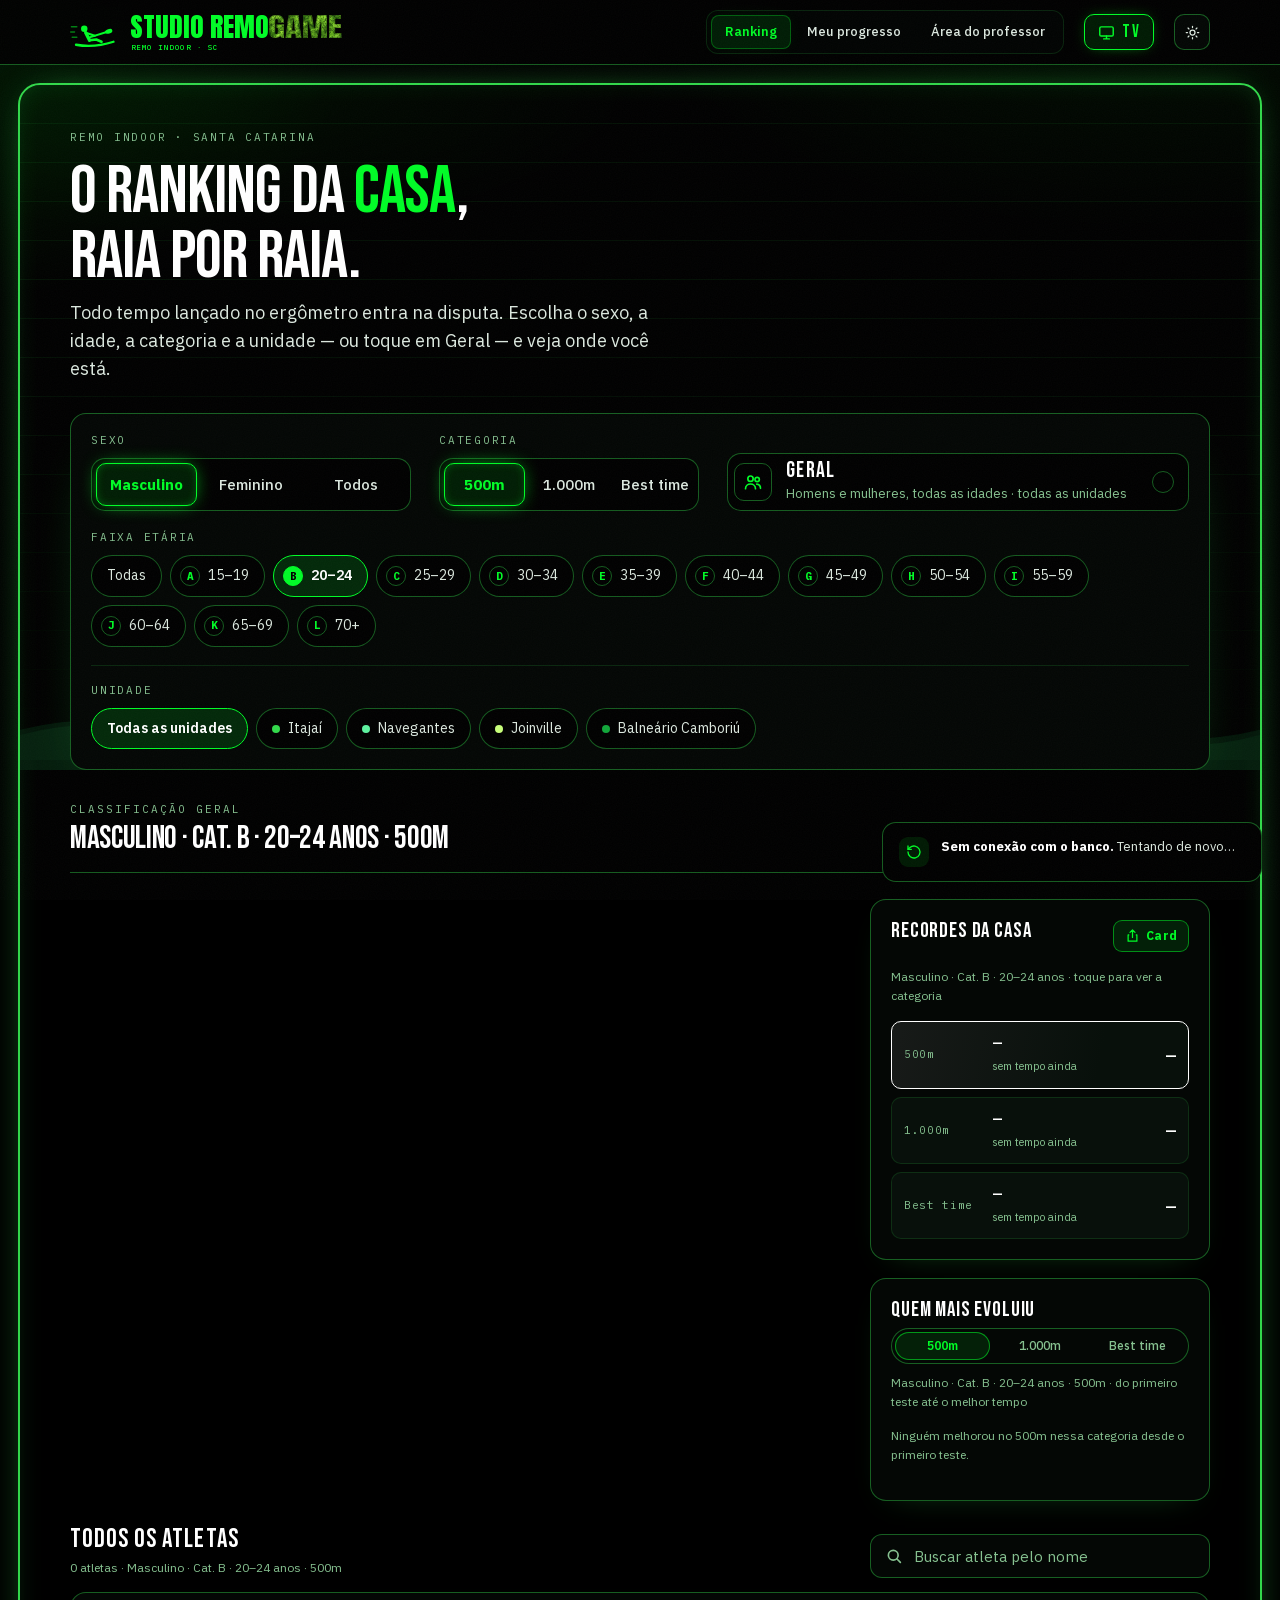
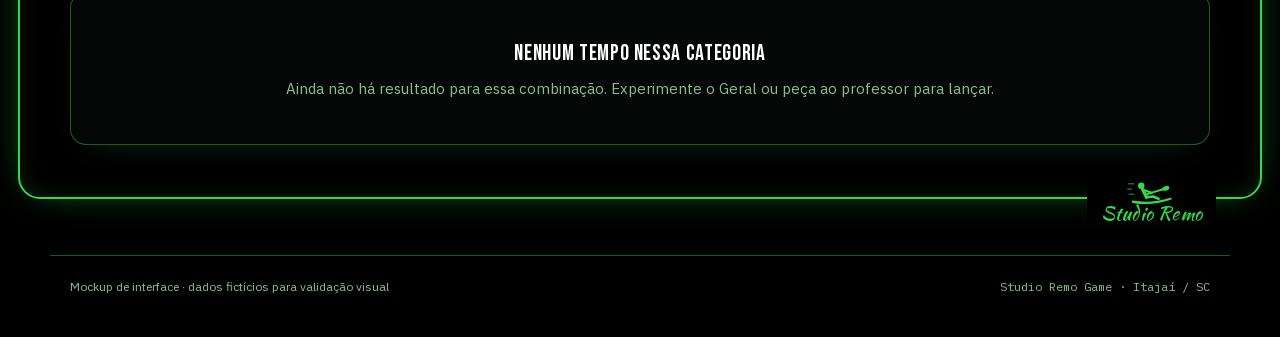
<file: index.html>
<!doctype html>
<html lang="pt-BR">
<head>
<meta charset="utf-8">
<meta name="viewport" content="width=device-width, initial-scale=1, viewport-fit=cover">
<title>Studio Remo Game · Ranking</title>
<meta name="description" content="Ranking de remo indoor do Studio Remo Game — Itajaí, Navegantes, Joinville e Balneário Camboriú.">
<meta name="theme-color" content="#000000">
<!-- app no celular: ícone na tela inicial, abre em tela cheia (manifest + sw.js) -->
<link rel="manifest" href="manifest.webmanifest">
<link rel="icon" href="assets/icones/icone.svg" type="image/svg+xml">
<link rel="apple-touch-icon" href="assets/icones/apple-touch-icon.png">
<meta name="apple-mobile-web-app-capable" content="yes">
<meta name="mobile-web-app-capable" content="yes">
<meta name="apple-mobile-web-app-status-bar-style" content="black">
<meta name="apple-mobile-web-app-title" content="Remo Game">
<!-- letras hospedadas no próprio site (assets/fontes): as do logo e dos títulos (pequenas) já começam a baixar aqui -->
<link rel="preload" href="assets/fontes/anton-400.woff2" as="font" type="font/woff2" crossorigin>
<link rel="preload" href="assets/fontes/bebas-neue-400.woff2" as="font" type="font/woff2" crossorigin>
<link rel="stylesheet" href="assets/styles.css?v=19">
<script>try{var t=localStorage.getItem('srg-theme');if(t)document.documentElement.setAttribute('data-theme',t)}catch(e){}</script>
</head>
<body>
<div class="grain" aria-hidden="true"></div>
<a class="skip" href="#main">Pular para o conteúdo</a>

<header class="topbar">
  <div class="wrap topbar__in">
    <a class="brand" href="#/ranking" aria-label="Studio Remo Game — ir para o ranking">
      <span class="brand__mark" aria-hidden="true">
        <svg viewBox="0 0 64 48">
          <g stroke="currentColor" fill="none" stroke-linecap="round" stroke-linejoin="round">
            <path d="M2 17h7M1 24h5M3 31h6" stroke-width="2.1" opacity=".5"/>
            <path d="M25 31.5 L50 23.6" stroke-width="2.6"/>
            <path d="M8 41 Q32 45.5 58 37" stroke-width="3.1"/>
            <path d="M26 35 L35 34 L42 37" stroke-width="3.6"/>
            <path d="M26 35 L21 25" stroke-width="4.4"/>
            <path d="M21 25 L33 29" stroke-width="3.1"/>
          </g>
          <ellipse cx="51.6" cy="23.1" rx="5" ry="3" fill="currentColor" transform="rotate(-17.5 51.6 23.1)"/>
          <circle cx="19" cy="19.6" r="4.3" fill="currentColor"/>
        </svg>
      </span>
      <svg class="brand__logo" data-logo="" aria-label="Studio Remo Game — Remo indoor · SC"></svg>
    </a>
    <nav class="nav" id="nav" aria-label="Principal">
      <span class="nav__ind" id="nav-ind" aria-hidden="true"></span>
      <a href="#/ranking" data-route="ranking">Ranking</a>
      <a href="#/progresso" data-route="progresso">Meu progresso</a>
      <a href="#/professor" data-route="professor">Área do professor</a>
      <a href="#/escopo" data-route="escopo" class="so-demo">Escopo</a>
    </nav>
    <a class="tvbtn" href="#/tv" id="tv-btn" aria-label="Abrir o modo TV (telão)" title="Modo TV para os telões da academia">
      <svg viewBox="0 0 24 24" fill="none" stroke="currentColor" stroke-width="2" stroke-linecap="round" stroke-linejoin="round" aria-hidden="true"><rect x="2.5" y="4" width="19" height="13" rx="2"/><path d="M8 21h8M12 17v4"/></svg>
      <span>TV</span>
    </a>
    <button class="themebtn" id="theme" type="button" aria-label="Alternar tema claro e escuro">
      <svg viewBox="0 0 24 24" width="15" height="15" fill="none" stroke="currentColor" stroke-width="2" stroke-linecap="round">
        <circle cx="12" cy="12" r="4"/><path d="M12 2v2M12 20v2M4.9 4.9l1.4 1.4M17.7 17.7l1.4 1.4M2 12h2M20 12h2M4.9 19.1l1.4-1.4M17.7 6.3l1.4-1.4"/>
      </svg>
    </button>
  </div>
</header>

<main id="main" tabindex="-1">

  <!-- ============================================================ RANKING -->
  <section class="view" data-view="ranking" aria-labelledby="h-ranking">
    <div class="hero">
      <div class="water" aria-hidden="true">
        <div class="water__track">
          <svg viewBox="0 0 1440 60" preserveAspectRatio="none"><path d="M0 30 Q90 12 180 30 T360 30 T540 30 T720 30 T900 30 T1080 30 T1260 30 T1440 30 V60 H0Z"/></svg>
          <svg viewBox="0 0 1440 60" preserveAspectRatio="none"><path d="M0 30 Q90 12 180 30 T360 30 T540 30 T720 30 T900 30 T1080 30 T1260 30 T1440 30 V60 H0Z"/></svg>
        </div>
        <div class="water__track water__track--back">
          <svg viewBox="0 0 1440 60" preserveAspectRatio="none"><path d="M0 34 Q90 18 180 34 T360 34 T540 34 T720 34 T900 34 T1080 34 T1260 34 T1440 34 V60 H0Z"/></svg>
          <svg viewBox="0 0 1440 60" preserveAspectRatio="none"><path d="M0 34 Q90 18 180 34 T360 34 T540 34 T720 34 T900 34 T1080 34 T1260 34 T1440 34 V60 H0Z"/></svg>
        </div>
      </div>
      <div class="wrap hero__in">
        <p class="eyebrow rise">Remo indoor · Santa Catarina</p>
        <h1 id="h-ranking" class="rise" style="--d:1">O ranking da <em>casa</em>,<br> raia por raia.</h1>
        <p class="hero__sub rise" style="--d:2">Todo tempo lançado no ergômetro entra na disputa. Escolha o sexo, a idade, a categoria e a unidade — ou toque em Geral — e veja onde você está.</p>

        <!-- filtros a um toque (celular e desktop): sexo e categoria com pílula
             deslizante, idade e unidade em botões. No desktop viram um painel com
             títulos; no celular os títulos somem e as fileiras deslizam para o lado. -->
        <div class="mf rise" style="--d:3" id="mf" role="search" aria-label="Filtros do ranking">
          <!-- Geral: zera sexo e idade e mantém só a unidade e a categoria (500m, 1.000m ou best time) -->
          <button type="button" class="geral" id="mf-geral" aria-pressed="false">
            <span class="geral__ico" aria-hidden="true"><svg viewBox="0 0 24 24" fill="none" stroke="currentColor" stroke-width="2" stroke-linecap="round" stroke-linejoin="round"><circle cx="9" cy="8" r="3.2"/><path d="M3 20c0-3.4 2.7-5.6 6-5.6s6 2.2 6 5.6"/><circle cx="17" cy="9" r="2.6"/><path d="M16.5 14.6c2.8.2 4.5 2.1 4.5 5"/></svg></span>
            <span class="geral__txt"><b>Geral</b><small id="mf-geral-sub">Homens e mulheres, todas as idades · todas as unidades</small></span>
            <span class="geral__chk" aria-hidden="true"></span>
          </button>
          <div class="mf__grp mf__grp--cat">
            <span class="mf__lbl">Sexo</span>
            <div class="mf__seg" role="group" aria-label="Sexo" style="--n:3">
              <button type="button" data-mf-s="M" aria-pressed="true">Masculino</button>
              <button type="button" data-mf-s="F" aria-pressed="false">Feminino</button>
              <button type="button" data-mf-s="T" aria-pressed="false">Todos</button>
            </div>
          </div>
          <div class="mf__grp mf__grp--dist">
            <span class="mf__lbl">Categoria</span>
            <div class="mf__seg" role="group" aria-label="Categoria" style="--n:3">
              <button type="button" data-mf-d="500" aria-pressed="true">500m</button>
              <button type="button" data-mf-d="1000" aria-pressed="false">1.000m</button>
              <button type="button" data-mf-d="1" aria-pressed="false">Best time</button>
            </div>
          </div>
          <div class="mf__grp mf__grp--faixa">
            <span class="mf__lbl">Faixa etária</span>
            <div class="mf__chips" role="group" aria-label="Faixa etária" id="mf-faixa"></div>
          </div>
          <div class="mf__grp mf__grp--uni">
            <span class="mf__lbl">Unidade</span>
            <div class="mf__chips" role="group" aria-label="Unidade" id="mf-uni"></div>
          </div>
        </div>

        <!-- estado dos filtros: os selects continuam aqui (escondidos) como fonte da verdade -->
        <div class="console" hidden>
          <div class="console__grid">
            <div class="fld">
              <label class="eyebrow" for="f-sexo">
                <svg viewBox="0 0 24 24" fill="none" stroke="currentColor" stroke-width="2.2" stroke-linecap="round"><circle cx="12" cy="8" r="4"/><path d="M4 21c0-4 3.6-6 8-6s8 2 8 6"/></svg>
                Categoria
              </label>
              <select id="f-sexo"><option value="M">Masculino</option><option value="F">Feminino</option><option value="T">Todos</option></select>
            </div>
            <div class="fld">
              <label class="eyebrow" for="f-faixa">
                <svg viewBox="0 0 24 24" fill="none" stroke="currentColor" stroke-width="2.2" stroke-linecap="round"><rect x="3" y="5" width="18" height="16" rx="2"/><path d="M3 10h18M8 3v4M16 3v4"/></svg>
                Faixa etária
              </label>
              <select id="f-faixa"></select>
            </div>
            <div class="fld">
              <label class="eyebrow" for="f-dist">
                <svg viewBox="0 0 24 24" fill="none" stroke="currentColor" stroke-width="2.2" stroke-linecap="round"><path d="M2 12h20M6 8v8M18 8v8"/></svg>
                Distância
              </label>
              <select id="f-dist"><option value="500">500 metros</option><option value="1000">1.000 metros</option><option value="1">Best time</option></select>
            </div>
            <div class="fld">
              <label class="eyebrow" for="f-uni">
                <svg viewBox="0 0 24 24" fill="none" stroke="currentColor" stroke-width="2.2" stroke-linecap="round"><path d="M12 21s7-5.7 7-11a7 7 0 1 0-14 0c0 5.3 7 11 7 11Z"/><circle cx="12" cy="10" r="2.6"/></svg>
                Unidade
              </label>
              <select id="f-uni"></select>
            </div>
            <button class="console__go" id="go" type="button">Ver ranking</button>
          </div>
        </div>
      </div>
    </div>

    <div class="wrap">
      <!-- celular: os filtros ficam guardados numa gaveta; esta barra mostra o que está escolhido e abre a gaveta -->
      <button type="button" class="resumo" id="mf-resumo" aria-controls="folha" aria-expanded="false">
        <span class="resumo__itens" id="mf-resumo-itens"></span>
        <span class="resumo__btn"><svg viewBox="0 0 24 24" fill="none" stroke="currentColor" stroke-width="2.2" stroke-linecap="round" aria-hidden="true"><path d="M4 6h10M18 6h2M4 12h4M12 12h8M4 18h12M20 18h0"/><circle cx="16" cy="6" r="2"/><circle cx="10" cy="12" r="2"/><circle cx="18" cy="18" r="2"/></svg>Filtrar</span>
      </button>
      <div class="ctx">
        <h2><small>Classificação geral</small><span id="ctx-title">Masculino · Cat. B · 20–24 anos · 500m</span></h2>
      </div>

      <!-- pódio (top 5) ao lado de recordes e evolução; embaixo, a tabela de todos ocupando a largura inteira -->
      <div class="rk">
        <div class="lanes" id="lanes"></div>
        <aside class="side" id="rk-side" aria-label="Recordes e destaques"></aside>
        <section class="rk-todos" id="rk-todos" aria-labelledby="rk-todos-t">
          <div class="rk-todos__head">
            <div><h3 id="rk-todos-t">Todos os atletas</h3><p class="card__hint" id="rk-info"></p></div>
            <label class="busca">
              <svg viewBox="0 0 24 24" fill="none" stroke="currentColor" stroke-width="2.2" stroke-linecap="round" aria-hidden="true"><circle cx="11" cy="11" r="6.5"/><path d="m16 16 4.5 4.5"/></svg>
              <input type="search" id="rk-busca" placeholder="Buscar atleta pelo nome" autocomplete="off" aria-label="Buscar atleta pelo nome">
            </label>
          </div>
          <div class="tablewrap"><div id="tablehost"></div></div>
          <div class="rk-todos__foot" id="rk-foot"></div>
        </section>
      </div>
    </div>
    <!-- celular: "Você" fixo acima do menu — sua posição nesse filtro e quanto falta para passar o próximo -->
    <a class="voce" id="voce" href="#/progresso" hidden></a>
  </section>

  <!-- ============================================================ MEU PROGRESSO -->
  <section class="view" data-view="progresso" aria-labelledby="h-prog">
    <div class="wrap">
      <div class="phead phead--row">
        <div>
          <p class="eyebrow rise">Meu progresso</p>
          <h1 id="h-prog" class="rise pg-titulo" style="--d:1"><svg class="pg-game" data-logo="game" aria-label="Game"></svg></h1>
        </div>
        <div class="picker rise" style="--d:2">
          <label class="eyebrow" for="pg-atleta">Ver o perfil de</label>
          <select id="pg-atleta" class="input"></select>
        </div>
      </div>
      <div id="pg"></div>
    </div>
  </section>

  <!-- ============================================================ ÁREA DO PROFESSOR -->
  <section class="view" data-view="professor" aria-labelledby="h-prof">
    <div class="wrap">
      <div class="phead">
        <p class="eyebrow rise">Área do professor</p>
        <h1 id="h-prof" class="rise" style="--d:1">Só entra no ranking<br> o que o <em>professor</em> assina.</h1>
        <p class="rise" style="--d:2">Cadastre atletas, lance tempos e acompanhe cada alteração — com PIN pessoal e registro de quem fez o quê.</p>
      </div>
      <div id="pf"></div>
    </div>
  </section>

  <!-- ============================================================ ESCOPO -->
  <section class="view" data-view="escopo" aria-labelledby="h-esc">
    <div class="wrap">
      <div class="phead">
        <p class="eyebrow rise">Escopo do projeto</p>
        <h1 id="h-esc" class="rise" style="--d:1">Duas frentes de <em>gamificação</em>,<br> um placar só.</h1>
        <p class="rise" style="--d:2">O Studio Remo Game transforma o teste no ergômetro em disputa: de um lado, o ranking da casa; do outro, a evolução de cada atleta. Aqui está o que a plataforma entrega e como ela roda no dia a dia das unidades.</p>
      </div>

      <div class="fronts">
        <article class="front front--a spot rise" style="--d:3">
          <span class="front__n" aria-hidden="true">01</span>
          <p class="eyebrow">Frente 1 · Competição</p>
          <h3>O ranking da casa</h3>
          <p>Todo tempo validado entra numa classificação pública — por sexo, faixa etária, categoria e unidade.</p>
          <ul class="checks">
            <li>Pódio com o top 5 (no celular, os 3 primeiros em degraus) e tabela de todos os atletas, com busca pelo nome</li>
            <li>Botão Geral: homens e mulheres de todas as idades numa classificação só</li>
            <li>Ranking por unidade: Itajaí, Navegantes, Joinville e Balneário Camboriú</li>
            <li>Recorde da casa em destaque, com aviso quando cai</li>
            <li>Modo telão para as TVs das unidades, trocando de categoria sozinho</li>
          </ul>
          <a class="front__go" href="#/ranking">Abrir o ranking <span aria-hidden="true">→</span></a>
        </article>
        <article class="front front--b spot rise" style="--d:4">
          <span class="front__n" aria-hidden="true">02</span>
          <p class="eyebrow">Frente 2 · Progressão</p>
          <h3>A jornada do atleta</h3>
          <p>Cada aluno tem um painel próprio com evolução, metas e conquistas — o motivo pra voltar no próximo teste.</p>
          <ul class="checks">
            <li>Níveis e XP: de Estreante a Lenda da casa</li>
            <li>10 conquistas com barra de progresso — inclusive as que ainda faltam</li>
            <li>Próximo alvo: quantos segundos faltam pra passar quem está à frente</li>
            <li>Gráfico de evolução e histórico completo de testes</li>
            <li>Card de recorde pronto para o story do Instagram e o status do WhatsApp</li>
          </ul>
          <a class="front__go" href="#/progresso">Ver meu progresso <span aria-hidden="true">→</span></a>
        </article>
      </div>

      <div class="sec">
        <p class="eyebrow">Fluxo</p>
        <h2>Como o tempo entra no ranking</h2>
        <div class="flow reveal">
          <span class="flow__boat" aria-hidden="true">
            <svg viewBox="0 0 26 12"><path d="M1 7.2Q13 9.6 25 6.2Q13 5.4 1 7.2Z" fill="currentColor"/><path d="M8.5 1.8 14 11M12.5 1.2 17.5 10.4" stroke="currentColor" stroke-width="1.3" stroke-linecap="round" opacity=".75"/><circle cx="11.6" cy="4.6" r="1.7" fill="currentColor"/></svg>
          </span>
          <div class="step" style="--i:0">
            <span class="step__ico"><svg viewBox="0 0 24 24" fill="none" stroke="currentColor" stroke-width="2" stroke-linecap="round" stroke-linejoin="round"><path d="M2 12c2-2 4-2 6 0s4 2 6 0 4-2 6 0"/><path d="M2 17c2-2 4-2 6 0s4 2 6 0 4-2 6 0" opacity=".5"/><path d="M8 7l8-3"/></svg></span>
            <b>Atleta rema</b>
            <p>O monitor do ergômetro mostra tempo final, split médio e potência.</p>
          </div>
          <div class="step" style="--i:1">
            <span class="step__ico"><svg viewBox="0 0 24 24" fill="none" stroke="currentColor" stroke-width="2" stroke-linecap="round" stroke-linejoin="round"><rect x="5" y="2.5" width="14" height="19" rx="2"/><path d="M11 18h2"/></svg></span>
            <b>Professor lança</b>
            <p>Pelo tablet da sala, com PIN pessoal. O atleta não digita o próprio tempo.</p>
          </div>
          <div class="step" style="--i:2">
            <span class="step__ico"><svg viewBox="0 0 24 24" fill="none" stroke="currentColor" stroke-width="2" stroke-linecap="round" stroke-linejoin="round"><path d="M3 21V13h6v8M9 21V8h6v13M15 21v-6h6v6M2 21h20"/></svg></span>
            <b>Sistema classifica</b>
            <p>Sexo, faixa etária, categoria e unidade — na hora, sem planilha.</p>
          </div>
          <div class="step step--rec" style="--i:3">
            <span class="step__ico"><svg viewBox="0 0 24 24" fill="none" stroke="currentColor" stroke-width="2" stroke-linecap="round" stroke-linejoin="round"><path d="M8 21h8M12 17v4M7 4h10v5a5 5 0 0 1-10 0z"/><path d="M17 5h3v2a3 3 0 0 1-3 3M7 5H4v2a3 3 0 0 0 3 3"/></svg></span>
            <b>Recorde cai</b>
            <p>A linha ganha destaque, o atleta é avisado e fica registrado quem foi destronado.</p>
          </div>
        </div>
      </div>

      <div class="sec">
        <p class="eyebrow">Regras do jogo</p>
        <h2>O que define a classificação</h2>
        <div class="rules">
          <div class="rule reveal" style="--i:0"><span class="eyebrow">Sexo</span><div class="pills"><span>Masculino</span><span>Feminino</span></div></div>
          <div class="rule reveal" style="--i:1"><span class="eyebrow">Faixas etárias</span><div class="pills"><span>A 15–19</span><span>B 20–24</span><span>C 25–29</span><span>D 30–34</span><span>E 35–39</span><span>F 40–44</span><span>G 45–49</span><span>H 50–54</span><span>I 55–59</span><span>J 60–64</span><span>K 65–69</span><span>L 70+</span></div></div>
          <div class="rule reveal" style="--i:2"><span class="eyebrow">Categorias</span><div class="pills"><span>500m</span><span>1.000m</span><span>Best time</span></div></div>
          <div class="rule reveal" style="--i:3"><span class="eyebrow">Validação</span><p>Só professor lança ou valida, com PIN. Cada lançamento guarda quem, quando e de qual tablet.</p></div>
          <div class="rule reveal" style="--i:4"><span class="eyebrow">Desempate</span><p>Tempo igual? Fica à frente quem marcou primeiro.</p></div>
          <div class="rule reveal" style="--i:5"><span class="eyebrow">Geral</span><p>Um toque mostra todo mundo junto — homens e mulheres, todas as idades — na unidade escolhida ou em todas.</p></div>
        </div>
      </div>

      <div class="sec">
        <p class="eyebrow">Entregas</p>
        <h2>Por fase</h2>
        <div class="phases">
          <article class="phase reveal" style="--i:0">
            <span class="phase__tag">Fase 1 · Placar</span>
            <h3>Ranking e professor</h3>
            <ul class="checks checks--sm">
              <li>Ranking completo com filtros e o botão Geral</li>
              <li>Modo telão para as TVs das unidades</li>
              <li>Área do professor com PIN e fila de validação</li>
              <li>Registro de lançamentos (auditoria)</li>
              <li>Celular (instala como app), tablet e computador</li>
            </ul>
          </article>
          <article class="phase reveal" style="--i:1">
            <span class="phase__tag">Fase 2 · Jornada</span>
            <h3>Perfil do atleta</h3>
            <ul class="checks checks--sm">
              <li>Níveis, XP e conquistas</li>
              <li>Próximo alvo no ranking</li>
              <li>Gráfico de evolução por categoria</li>
              <li>Histórico de testes</li>
              <li>Card de recorde para compartilhar</li>
            </ul>
          </article>
          <article class="phase phase--next reveal" style="--i:2">
            <span class="phase__tag">Fase 3 · Arena <em>proposta</em></span>
            <h3>Além da tela</h3>
            <ul class="checks checks--sm">
              <li>Tempos na nuvem: o celular do professor atualiza o telão na hora</li>
              <li>Desafios mensais entre unidades</li>
              <li>Aviso de recorde pelo WhatsApp</li>
              <li>Leitura automática do monitor do ergômetro</li>
            </ul>
          </article>
        </div>
      </div>

      <div class="cta reveal">
        <div>
          <h2>Tudo o que você está vendo é navegável.</h2>
          <p>Os dados são fictícios; o fluxo é real. Lance um tempo na área do professor e veja o ranking mudar na hora.</p>
        </div>
        <a class="btn btn--lg" href="#/professor">Testar a área do professor <span aria-hidden="true">→</span></a>
      </div>
    </div>
  </section>

  <!-- ============================================================ MODO TV (telão da academia)
       O ranking oficial do 1º ao 5º, igualzinho, com "GAME" no lugar do título.
       O palco é desenhado no tamanho do desktop e ampliado para caber na TV. -->
  <section class="view view--tv" data-view="tv" aria-labelledby="tv-titulo">
    <div class="tv__palco" id="tv-palco">
      <header class="tv__head">
        <h1 class="tv__titulo" id="tv-titulo">
          <svg class="tv__game" data-logo="game" aria-label="Game"></svg>
        </h1>
        <div class="tv__ctx">
          <small id="tv-per">Classificação geral</small>
          <h2 id="tv-cat">Masculino · 20–24 anos · 500m</h2>
        </div>
      </header>
      <div class="tv__tempo" id="tv-tempo" aria-hidden="true"><i></i></div>
      <div class="lanes tv__lanes" id="tv-lanes"></div>
    </div>
    <div class="tv__bar" id="tv-bar">
      <button type="button" class="tv__btn" id="tv-rodizio" aria-pressed="false">Trocar categoria sozinho</button>
      <button type="button" class="tv__btn tv__btn--sair" id="tv-sair">Sair da TV</button>
    </div>
  </section>

  <footer class="wrap foot">
    <span>Mockup de interface · dados fictícios para validação visual</span>
    <span class="mono">Studio Remo Game · Itajaí / SC</span>
  </footer>
</main>

<nav class="tabbar" aria-label="Navegação">
  <a href="#/ranking" data-route="ranking">
    <svg viewBox="0 0 24 24" fill="none" stroke="currentColor" stroke-width="2" stroke-linecap="round" stroke-linejoin="round"><path d="M3 21V13h6v8M9 21V8h6v13M15 21v-6h6v6"/></svg>
    <span>Ranking</span>
  </a>
  <a href="#/progresso" data-route="progresso">
    <svg viewBox="0 0 24 24" fill="none" stroke="currentColor" stroke-width="2" stroke-linecap="round" stroke-linejoin="round"><path d="M3 17l6-6 4 4 8-8"/><path d="M21 7v5h-5"/></svg>
    <span>Progresso</span>
  </a>
  <a href="#/professor" data-route="professor">
    <svg viewBox="0 0 24 24" fill="none" stroke="currentColor" stroke-width="2" stroke-linecap="round" stroke-linejoin="round"><rect x="4" y="10" width="16" height="11" rx="2"/><path d="M8 10V7a4 4 0 1 1 8 0v3"/></svg>
    <span>Professor</span>
  </a>
  <a href="#/escopo" data-route="escopo" class="so-demo">
    <svg viewBox="0 0 24 24" fill="none" stroke="currentColor" stroke-width="2" stroke-linecap="round" stroke-linejoin="round"><path d="M8 6h13M8 12h13M8 18h13M3 6h.01M3 12h.01M3 18h.01"/></svg>
    <span>Escopo</span>
  </a>
</nav>

<div class="toasts" id="toasts" role="status" aria-live="polite"></div>
<!-- prévia do card de recorde (imagem de story) com compartilhar e baixar -->
<div class="cartao" id="cartao" hidden>
  <div class="cartao__fundo" data-fechar-cartao></div>
  <div class="cartao__painel" role="dialog" aria-modal="true" aria-label="Card de recorde">
    <button type="button" class="cartao__x" data-fechar-cartao aria-label="Fechar"><svg viewBox="0 0 24 24" fill="none" stroke="currentColor" stroke-width="2" stroke-linecap="round" aria-hidden="true"><path d="M6 6l12 12M18 6 6 18"/></svg></button>
    <div class="cartao__quadro"><img id="cartao-img" alt="Card do recorde"><span class="cartao__gira" aria-hidden="true"></span></div>
    <div class="cartao__acoes">
      <button type="button" class="btn cartao__enviar" id="cartao-enviar" hidden>Compartilhar</button>
      <a class="btn btn--ghost" id="cartao-baixar" href="#" download>Baixar imagem</a>
    </div>
    <p class="cartao__dica">Pronto para o story do Instagram ou o status do WhatsApp</p>
  </div>
</div>
<canvas class="confetti" id="confetti" aria-hidden="true"></canvas>
<script src="assets/config.js?v=1"></script>
<script src="assets/logo.js?v=3"></script>
<script src="assets/app.js?v=19"></script>
</body>
</html>
</file>
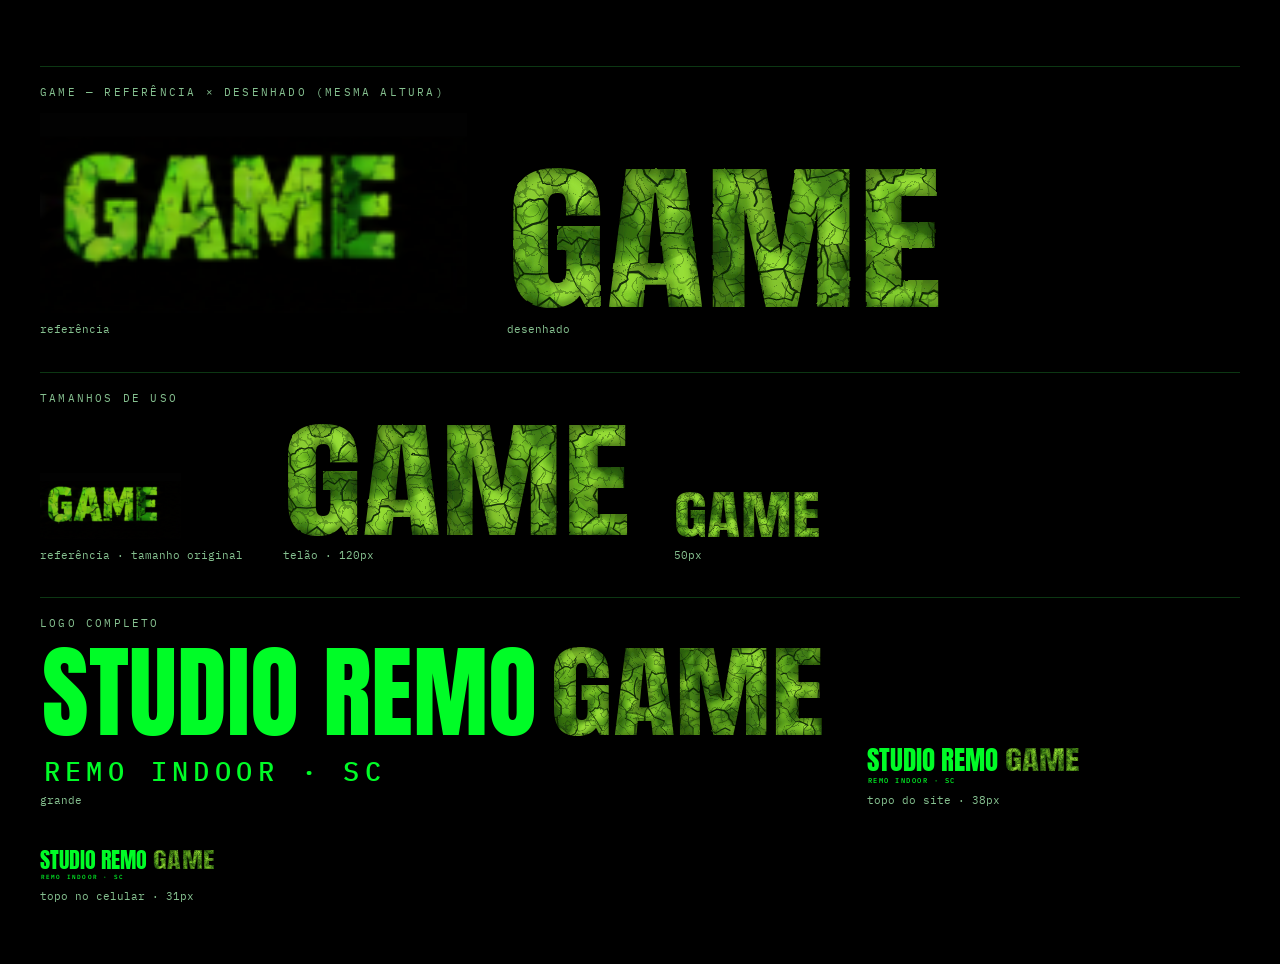
<file: dev/logo.html>
<!doctype html>
<html lang="pt-BR">
<head>
<meta charset="utf-8">
<meta name="viewport" content="width=device-width, initial-scale=1">
<title>Logo · GAME x referência</title>
<link rel="stylesheet" href="https://fonts.googleapis.com/css2?family=Anton&family=IBM+Plex+Mono:wght@400;500&display=swap">
<style>
/* Ferramenta local: o logo desenhado ao lado da arte de referência (não faz parte do site). */
body{margin:0;background:#000;color:#fff;font:13px/1.5 "IBM Plex Mono",monospace;padding:32px 40px 60px}
h2{font:400 11px "IBM Plex Mono",monospace;letter-spacing:.2em;text-transform:uppercase;color:#86C190;margin:34px 0 14px;border-top:1px solid rgba(50,217,75,.25);padding-top:18px}
.linha{display:flex;align-items:flex-end;gap:40px;flex-wrap:wrap}
figure{margin:0}
figcaption{color:#86C190;font-size:11px;margin-top:8px}
svg,img{display:block;width:auto}
</style>
</head>
<body>
<h2>GAME — referência × desenhado (mesma altura)</h2>
<div class="linha">
  <figure><img src="referencia-game.png" style="height:200px"><figcaption>referência</figcaption></figure>
  <figure><svg data-logo="game" style="height:150px"></svg><figcaption>desenhado</figcaption></figure>
</div>
<h2>Tamanhos de uso</h2>
<div class="linha">
  <figure><img src="referencia-game.png" style="height:66px"><figcaption>referência · tamanho original</figcaption></figure>
  <figure><svg data-logo="game" style="height:120px"></svg><figcaption>telão · 120px</figcaption></figure>
  <figure><svg data-logo="game" style="height:50px"></svg><figcaption>50px</figcaption></figure>
</div>
<h2>Logo completo</h2>
<div class="linha">
  <figure><svg data-logo="" style="height:140px;max-width:100%"></svg><figcaption>grande</figcaption></figure>
  <figure><svg data-logo="" style="height:38px"></svg><figcaption>topo do site · 38px</figcaption></figure>
  <figure><svg data-logo="" style="height:31px"></svg><figcaption>topo no celular · 31px</figcaption></figure>
</div>
<script src="../assets/logo.js"></script>
</body>
</html>
</file>
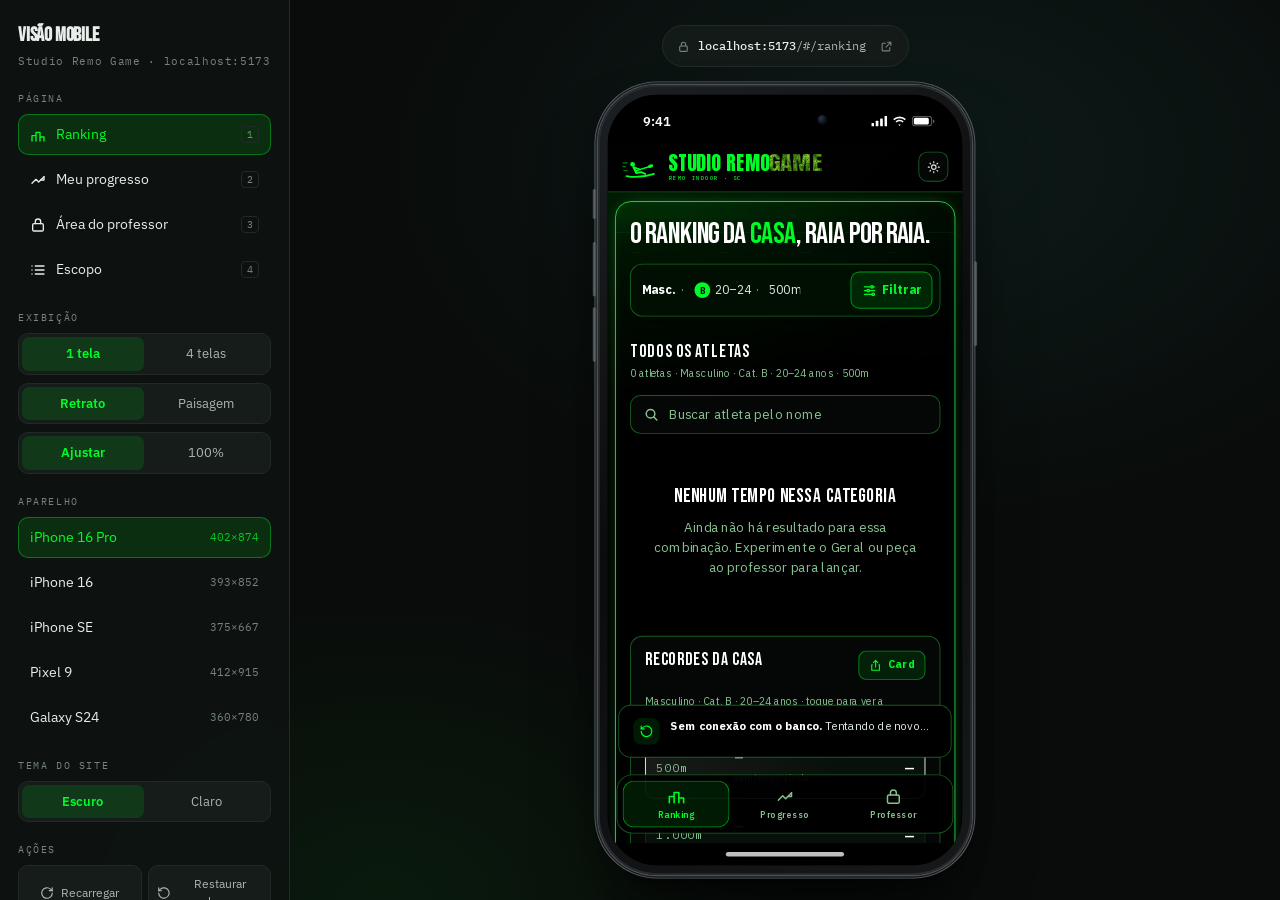
<file: dev/mobile.html>
<!doctype html>
<html lang="pt-BR">
<head>
<meta charset="utf-8">
<meta name="viewport" content="width=device-width, initial-scale=1">
<title>Visão mobile · Studio Remo Game</title>
<link rel="icon" href="data:image/svg+xml,<svg xmlns='http://www.w3.org/2000/svg' viewBox='0 0 100 100'><text y='.9em' font-size='90'>📱</text></svg>">
<link rel="preconnect" href="https://fonts.googleapis.com">
<link rel="preconnect" href="https://fonts.gstatic.com" crossorigin>
<link rel="stylesheet" href="https://fonts.googleapis.com/css2?family=Bebas+Neue&family=IBM+Plex+Mono:wght@400;500;600&family=IBM+Plex+Sans:wght@400;500;600&display=swap">
<style>
/* Ferramenta de pré-visualização: o site dentro de um celular, ao lado dos controles. */
:root{
  --bg:#090c0b; --panel:#0f1412; --panel-2:#151c19; --line:#212a26; --ink:#e7ede9; --ink-2:#aab7b0; --muted:#76837d;
  --accent:#00FC27; --accent-wash:rgba(0,252,39,.12); --ease:cubic-bezier(.22,1,.36,1);
}
*{box-sizing:border-box}
html,body{height:100%}
body{
  margin:0;color:var(--ink);font:14px/1.5 "IBM Plex Sans",-apple-system,sans-serif;-webkit-font-smoothing:antialiased;
  background:
    radial-gradient(900px 600px at 72% 18%, rgba(63,217,201,.07), transparent 60%),
    radial-gradient(700px 500px at 30% 100%, rgba(0,252,39,.06), transparent 60%),
    var(--bg);
  display:grid;grid-template-columns:290px 1fr;overflow:hidden;
}
button{font:inherit;color:inherit}
:focus-visible{outline:2px solid var(--accent);outline-offset:2px;border-radius:6px}

/* ---------- painel ---------- */
.panel{border-right:1px solid var(--line);background:rgba(15,20,18,.82);backdrop-filter:blur(10px);overflow:auto;padding:20px 18px 24px;display:flex;flex-direction:column;gap:20px}
.head b{display:block;font-family:"Bebas Neue",sans-serif;font-weight:900;font-stretch:115%;text-transform:uppercase;font-size:1.25rem;letter-spacing:-.01em}
.head span{font-family:"IBM Plex Mono",monospace;font-size:.6875rem;color:var(--muted);letter-spacing:.06em}
.grp{display:flex;flex-direction:column;gap:8px}
.lbl{font-family:"IBM Plex Mono",monospace;font-size:.625rem;letter-spacing:.16em;text-transform:uppercase;color:var(--muted)}
.list{display:flex;flex-direction:column;gap:4px}
.opt{
  display:flex;align-items:center;justify-content:space-between;gap:10px;width:100%;text-align:left;cursor:pointer;
  padding:9px 11px;border-radius:10px;border:1px solid transparent;background:transparent;transition:background .15s,border-color .15s;
}
.opt:hover{background:var(--panel-2)}
.opt[aria-pressed="true"]{background:var(--accent-wash);border-color:rgba(0,252,39,.35);color:var(--accent)}
.opt small{font-family:"IBM Plex Mono",monospace;font-size:.6875rem;color:var(--muted)}
.opt[aria-pressed="true"] small{color:var(--accent);opacity:.75}
.opt svg{width:16px;height:16px;flex:none}
.opt__l{display:flex;align-items:center;gap:10px}
.opt kbd{font-family:"IBM Plex Mono",monospace;font-size:.625rem;color:var(--muted);border:1px solid var(--line);border-radius:4px;padding:0 5px}
.seg{display:flex;background:var(--panel-2);border:1px solid var(--line);border-radius:10px;padding:3px;gap:2px}
.seg button{flex:1;border:0;background:transparent;border-radius:7px;padding:7px 8px;cursor:pointer;color:var(--ink-2);font-size:.8125rem;transition:background .15s,color .15s}
.seg button[aria-pressed="true"]{background:var(--accent-wash);color:var(--accent);font-weight:600}
.actions{display:grid;grid-template-columns:1fr 1fr;gap:6px}
.act{display:flex;align-items:center;justify-content:center;gap:7px;padding:9px 8px;border-radius:10px;border:1px solid var(--line);background:var(--panel-2);cursor:pointer;font-size:.75rem;color:var(--ink-2);text-decoration:none;transition:border-color .15s,color .15s}
.act:hover{border-color:var(--accent);color:var(--accent)}
.act svg{width:14px;height:14px}
.live{display:flex;align-items:center;gap:8px;font-size:.75rem;color:var(--ink-2);padding:10px 12px;border-radius:10px;border:1px dashed var(--line)}
.live i{width:8px;height:8px;border-radius:50%;background:var(--accent);flex:none;animation:ping 1.8s infinite}
.live.is-flash{border-color:var(--accent);color:var(--accent)}
@keyframes ping{0%{box-shadow:0 0 0 0 rgba(0,252,39,.6)}100%{box-shadow:0 0 0 8px transparent}}
.tip{font-size:.6875rem;color:var(--muted);line-height:1.6;margin-top:auto}
.tip kbd{font-family:"IBM Plex Mono",monospace;border:1px solid var(--line);border-radius:4px;padding:0 4px;color:var(--ink-2)}

/* ---------- palco ---------- */
.stage{position:relative;overflow:auto;display:flex;flex-direction:column;align-items:center;justify-content:center;padding:26px;min-width:0}
.stage.is-real{justify-content:flex-start}
.urlbar{
  display:flex;align-items:center;gap:8px;margin-bottom:18px;padding:7px 8px 7px 14px;border-radius:100px;
  background:rgba(21,28,25,.85);border:1px solid var(--line);font-family:"IBM Plex Mono",monospace;font-size:.75rem;color:var(--ink-2);
  max-width:100%;
}
.urlbar svg{width:13px;height:13px;color:var(--muted);flex:none}
.urlbar b{color:var(--ink);font-weight:500}
.urlbar a{display:grid;place-items:center;width:26px;height:26px;border-radius:50%;color:var(--muted)}
.urlbar a:hover{background:var(--panel-2);color:var(--accent)}
.urlbar span{white-space:nowrap;overflow:hidden;text-overflow:ellipsis}
.rack{display:flex;flex-wrap:wrap;justify-content:center;align-items:flex-start;gap:var(--gap,34px)}
.slot{position:relative;flex:none}
.slot__lbl{position:absolute;left:0;right:0;bottom:-30px;text-align:center;font-family:"IBM Plex Mono",monospace;font-size:.6875rem;letter-spacing:.14em;text-transform:uppercase;color:var(--muted)}
.slot__lbl button{border:0;background:none;cursor:pointer;letter-spacing:inherit;text-transform:inherit;font:inherit;color:inherit}
.slot__lbl button:hover{color:var(--accent)}

/* ---------- aparelho ---------- */
.phone{
  position:absolute;left:0;top:0;transform-origin:0 0;
  width:calc(var(--w) * 1px + var(--bz) * 2px);height:calc(var(--h) * 1px + var(--bzt) * 1px + var(--bzb) * 1px);
  padding:calc(var(--bzt) * 1px) calc(var(--bz) * 1px) calc(var(--bzb) * 1px);
  border-radius:calc(var(--rad) * 1px + var(--bz) * 1px);
  background:linear-gradient(145deg,#1d2023,#0b0c0d 45%,#16181a);
  box-shadow:
    0 0 0 1.5px #4b5055,
    0 0 0 3px #17191b,
    0 0 0 4px #5b6167,
    inset 0 0 0 2px #2a2d30,
    0 50px 90px -30px rgba(0,0,0,.85),
    0 24px 40px -24px rgba(0,0,0,.7);
  transition:transform .45s var(--ease);
}
.phone.is-se{border-radius:54px}
.hw{position:absolute;background:linear-gradient(90deg,#3a3e42,#5d6368,#3a3e42);border-radius:2px}
.hw--action{left:-6px;top:118px;width:4px;height:34px}
.hw--vol1{left:-6px;top:178px;width:4px;height:62px}
.hw--vol2{left:-6px;top:252px;width:4px;height:62px}
.hw--power{right:-6px;top:200px;width:4px;height:96px}
.phone.is-land .hw{display:none}
.screen{position:relative;width:100%;height:100%;overflow:hidden;border-radius:calc(var(--rad) * 1px);background:var(--sb,#000);display:flex;flex-direction:column}
.phone.is-land .screen{flex-direction:row}
.status{
  flex:none;height:calc(var(--st) * 1px);display:flex;align-items:center;justify-content:space-between;
  padding:6px 30px 0 40px;background:var(--sb,#000);color:var(--sc,#fff);
  font:600 15px/1 -apple-system,"SF Pro Text","IBM Plex Sans",sans-serif;letter-spacing:-.01em;transition:background .3s,color .3s;
}
.phone.is-small-status .status{padding:2px 8px 0;font-size:12px}
.status svg{height:12px;width:auto;fill:currentColor}
.status__icons{display:flex;align-items:center;gap:6px}
.island{position:absolute;z-index:3;background:#000;border-radius:20px;top:11px;left:50%;width:122px;height:35px;transform:translateX(-50%)}
.island::after{content:"";position:absolute;right:13px;top:50%;width:11px;height:11px;margin-top:-5.5px;border-radius:50%;background:radial-gradient(circle at 35% 35%,#2a3550,#0b0d14 60%)}
.hole{position:absolute;z-index:3;width:13px;height:13px;border-radius:50%;background:#000;top:14px;left:50%;transform:translateX(-50%);box-shadow:0 0 0 2px rgba(0,0,0,.4)}
.phone.is-land .island{top:50%;left:11px;width:35px;height:122px;transform:translateY(-50%)}
.phone.is-land .island::after{right:auto;left:50%;top:auto;bottom:13px;margin:0 0 0 -5.5px}
.phone.is-land .hole{top:50%;left:14px;transform:translateY(-50%)}
.phone.is-land .status{display:none}
iframe{flex:1;width:100%;min-height:0;border:0;display:block;background:var(--sb,#000)}
.phone.is-land iframe{height:100%;width:auto;min-width:0}
.base{flex:none;height:calc(var(--bs) * 1px);background:var(--sb,#000);display:grid;place-items:center;transition:background .3s}
.base i{width:134px;height:5px;border-radius:3px;background:var(--sc,#fff);opacity:.75}
.phone.is-land .base{display:none}
.phone.is-land .screen::after{content:"";position:absolute;bottom:7px;left:50%;width:180px;height:5px;margin-left:-90px;border-radius:3px;background:var(--sc,#fff);opacity:.6;pointer-events:none}
.homebtn{position:absolute;left:50%;bottom:9px;width:46px;height:46px;margin-left:-23px;border-radius:50%;border:2px solid #34383c;background:radial-gradient(circle,#0c0d0e 60%,#17191b)}
.phone.is-land .homebtn{display:none}
.earpiece{position:absolute;left:50%;top:28px;width:56px;height:6px;margin-left:-28px;border-radius:3px;background:#222629}
.phone.is-land .earpiece{display:none}
.loading{position:absolute;inset:0;display:grid;place-items:center;pointer-events:none;opacity:0;transition:opacity .2s}
.slot.is-loading .loading{opacity:1}
.loading i{width:22px;height:22px;border-radius:50%;border:2px solid rgba(255,255,255,.15);border-top-color:var(--accent);animation:spin .7s linear infinite}
@keyframes spin{to{transform:rotate(1turn)}}

@media(max-width:820px){
  body{grid-template-columns:1fr;grid-template-rows:auto 1fr;overflow:auto}
  .panel{border-right:0;border-bottom:1px solid var(--line);max-height:46vh}
}
</style>
</head>
<body>
<aside class="panel" aria-label="Controles da pré-visualização">
  <div class="head">
    <b>Visão mobile</b>
    <span>Studio Remo Game · localhost:5173</span>
  </div>

  <div class="grp">
    <span class="lbl">Página</span>
    <div class="list" id="paginas"></div>
  </div>

  <div class="grp">
    <span class="lbl">Exibição</span>
    <div class="seg" id="modo">
      <button type="button" data-m="1" aria-pressed="true">1 tela</button>
      <button type="button" data-m="4" aria-pressed="false">4 telas</button>
    </div>
    <div class="seg" id="orient">
      <button type="button" data-o="retrato" aria-pressed="true">Retrato</button>
      <button type="button" data-o="paisagem" aria-pressed="false">Paisagem</button>
    </div>
    <div class="seg" id="zoom">
      <button type="button" data-z="fit" aria-pressed="true">Ajustar</button>
      <button type="button" data-z="real" aria-pressed="false">100%</button>
    </div>
  </div>

  <div class="grp">
    <span class="lbl">Aparelho</span>
    <div class="list" id="aparelhos"></div>
  </div>

  <div class="grp">
    <span class="lbl">Tema do site</span>
    <div class="seg" id="tema">
      <button type="button" data-t="dark" aria-pressed="true">Escuro</button>
      <button type="button" data-t="light" aria-pressed="false">Claro</button>
    </div>
  </div>

  <div class="grp">
    <span class="lbl">Ações</span>
    <div class="actions">
      <button type="button" class="act" id="recarregar"><svg viewBox="0 0 24 24" fill="none" stroke="currentColor" stroke-width="2" stroke-linecap="round"><path d="M21 12a9 9 0 1 1-3-6.7L21 8"/><path d="M21 3v5h-5"/></svg>Recarregar</button>
      <button type="button" class="act" id="restaurar"><svg viewBox="0 0 24 24" fill="none" stroke="currentColor" stroke-width="2" stroke-linecap="round"><path d="M3 12a9 9 0 1 0 3-6.7L3 8"/><path d="M3 3v5h5"/></svg>Restaurar demo</button>
    </div>
    <div class="live" id="live"><i></i><span>Recarrega sozinho quando o código muda</span></div>
  </div>

  <p class="tip">Atalhos: <kbd>1</kbd>–<kbd>4</kbd> páginas · <kbd>G</kbd> 1/4 telas · <kbd>P</kbd> paisagem · <kbd>R</kbd> recarregar</p>
</aside>

<main class="stage" id="stage">
  <div class="urlbar" id="urlbar">
    <svg viewBox="0 0 24 24" fill="none" stroke="currentColor" stroke-width="2" stroke-linecap="round"><rect x="5" y="11" width="14" height="10" rx="2"/><path d="M8 11V8a4 4 0 1 1 8 0v3"/></svg>
    <span id="url">localhost:5173</span>
    <a id="abrir" href="../index.html" target="_blank" rel="noopener" title="Abrir em nova aba" aria-label="Abrir em nova aba">
      <svg viewBox="0 0 24 24" fill="none" stroke="currentColor" stroke-width="2" stroke-linecap="round"><path d="M14 4h6v6M20 4l-9 9M18 14v5a1 1 0 0 1-1 1H5a1 1 0 0 1-1-1V7a1 1 0 0 1 1-1h5"/></svg>
    </a>
  </div>
  <div class="rack" id="rack"></div>
</main>

<script>
(function () {
  "use strict";
  const $ = (s) => document.querySelector(s);
  const $$ = (s) => Array.from(document.querySelectorAll(s));

  const APARELHOS = {
    iphone16pro: { nome: "iPhone 16 Pro", w: 402, h: 874, rad: 56, bz: 11, bzt: 11, bzb: 11, cam: "island", st: 54, bs: 26 },
    iphone16:    { nome: "iPhone 16",     w: 393, h: 852, rad: 54, bz: 11, bzt: 11, bzb: 11, cam: "island", st: 54, bs: 26 },
    iphonese:    { nome: "iPhone SE",     w: 375, h: 667, rad: 4,  bz: 14, bzt: 70, bzb: 70, cam: "se",     st: 20, bs: 0 },
    pixel9:      { nome: "Pixel 9",       w: 412, h: 915, rad: 44, bz: 10, bzt: 10, bzb: 10, cam: "hole",   st: 40, bs: 18 },
    galaxys24:   { nome: "Galaxy S24",    w: 360, h: 780, rad: 40, bz: 9,  bzt: 9,  bzb: 9,  cam: "hole",   st: 36, bs: 18 },
  };
  const PAGINAS = [
    { id: "ranking", nome: "Ranking", ic: '<path d="M3 21V13h6v8M9 21V8h6v13M15 21v-6h6v6"/>' },
    { id: "progresso", nome: "Meu progresso", ic: '<path d="M3 17l6-6 4 4 8-8"/><path d="M21 7v5h-5"/>' },
    { id: "professor", nome: "Área do professor", ic: '<rect x="4" y="10" width="16" height="11" rx="2"/><path d="M8 10V7a4 4 0 1 1 8 0v3"/>' },
    { id: "escopo", nome: "Escopo", ic: '<path d="M8 6h13M8 12h13M8 18h13M3 6h.01M3 12h.01M3 18h.01"/>' },
  ];
  const ICONES_STATUS =
    '<svg viewBox="0 0 18 12"><rect x="0" y="8" width="3" height="4" rx=".7"/><rect x="5" y="5.5" width="3" height="6.5" rx=".7"/><rect x="10" y="3" width="3" height="9" rx=".7"/><rect x="15" y="0" width="3" height="12" rx=".7"/></svg>' +
    '<svg viewBox="0 0 16 12"><path d="M8 2.6c2.3 0 4.4.9 6 2.4l1.2-1.3A10.4 10.4 0 0 0 8 .8 10.4 10.4 0 0 0 .8 3.7L2 5c1.6-1.5 3.7-2.4 6-2.4Zm0 3.6c1.3 0 2.5.5 3.4 1.3l1.2-1.3A6.6 6.6 0 0 0 8 4.4c-1.8 0-3.4.7-4.6 1.8l1.2 1.3c.9-.8 2.1-1.3 3.4-1.3Zm0 3.5c.5 0 1 .2 1.3.5L8 11.6 6.7 10.2c.3-.3.8-.5 1.3-.5Z"/></svg>' +
    '<svg viewBox="0 0 27 12"><rect x=".5" y=".5" width="22" height="11" rx="3.2" fill="none" stroke="currentColor" opacity=".45"/><rect x="2.2" y="2.2" width="17" height="7.6" rx="1.8"/><path d="M24.2 4v4c.8-.3 1.3-1.1 1.3-2s-.5-1.7-1.3-2Z" opacity=".5"/></svg>';

  // preferências da ferramenta (lembradas entre recargas)
  const PREF = "srg-mobile-pref";
  let pref = { pagina: "ranking", modo: "1", orient: "retrato", zoom: "fit", aparelho: "iphone16pro" };
  try { Object.assign(pref, JSON.parse(localStorage.getItem(PREF)) || {}); } catch (e) {}
  const salvar = () => { try { localStorage.setItem(PREF, JSON.stringify(pref)); } catch (e) {} };
  let tema = "dark";
  try { tema = localStorage.getItem("srg-theme") || "dark"; } catch (e) {}

  /* ---------- painel ---------- */
  function montarPainel() {
    $("#paginas").innerHTML = PAGINAS.map((p, i) =>
      '<button type="button" class="opt" data-p="' + p.id + '"><span class="opt__l"><svg viewBox="0 0 24 24" fill="none" stroke="currentColor" stroke-width="2" stroke-linecap="round" stroke-linejoin="round">' + p.ic + "</svg>" + p.nome + "</span><kbd>" + (i + 1) + "</kbd></button>").join("");
    $("#aparelhos").innerHTML = Object.keys(APARELHOS).map((k) =>
      '<button type="button" class="opt" data-a="' + k + '"><span>' + APARELHOS[k].nome + "</span><small>" + APARELHOS[k].w + "×" + APARELHOS[k].h + "</small></button>").join("");
    marcar();
  }
  function marcar() {
    $$("#paginas .opt").forEach((b) => b.setAttribute("aria-pressed", String(pref.modo === "1" && b.dataset.p === pref.pagina)));
    $$("#aparelhos .opt").forEach((b) => b.setAttribute("aria-pressed", String(b.dataset.a === pref.aparelho)));
    $$("#modo button").forEach((b) => b.setAttribute("aria-pressed", String(b.dataset.m === pref.modo)));
    $$("#orient button").forEach((b) => b.setAttribute("aria-pressed", String(b.dataset.o === pref.orient)));
    $$("#zoom button").forEach((b) => b.setAttribute("aria-pressed", String(b.dataset.z === pref.zoom)));
    $$("#tema button").forEach((b) => b.setAttribute("aria-pressed", String(b.dataset.t === tema)));
  }

  /* ---------- aparelhos ---------- */
  function dims() {
    const a = APARELHOS[pref.aparelho], land = pref.orient === "paisagem";
    return land
      ? { a, land, w: a.h, h: a.w, bz: a.bzt, bzt: a.bz, bzb: a.bz }
      : { a, land, w: a.w, h: a.h, bz: a.bz, bzt: a.bzt, bzb: a.bzb };
  }
  function celular(pagina, rotulo) {
    const d = dims(), a = d.a;
    const st = d.land ? 0 : a.st, bs = d.land ? 0 : a.bs;
    const cls = "phone" + (d.land ? " is-land" : "") + (a.cam === "se" ? " is-se is-small-status" : "");
    const cam = a.cam === "island" ? '<span class="island"></span>' : a.cam === "hole" ? '<span class="hole"></span>' : "";
    const se = a.cam === "se" ? '<span class="earpiece"></span><span class="homebtn"></span>' : "";
    return '<div class="slot is-loading" data-pagina="' + pagina + '">' +
      '<div class="' + cls + '" style="--w:' + d.w + ";--h:" + d.h + ";--rad:" + a.rad + ";--bz:" + d.bz + ";--bzt:" + d.bzt + ";--bzb:" + d.bzb + ";--st:" + st + ";--bs:" + bs + '">' +
      (a.cam === "se" ? "" : '<span class="hw hw--action"></span><span class="hw hw--vol1"></span><span class="hw hw--vol2"></span><span class="hw hw--power"></span>') + se +
      '<div class="screen">' + (st ? '<div class="status"><span>9:41</span><span class="status__icons">' + ICONES_STATUS + "</span></div>" : "") + cam +
      '<iframe src="../index.html#/' + pagina + '" title="' + rotulo + ' no celular"></iframe>' +
      (bs ? '<div class="base"><i></i></div>' : "") + "</div></div>" +
      '<div class="loading"><i></i></div>' +
      (pref.modo === "4" ? '<p class="slot__lbl"><button type="button" data-foco="' + pagina + '">' + rotulo + "</button></p>" : "") +
      "</div>";
  }

  function montar() {
    const paginas = pref.modo === "4" ? PAGINAS : PAGINAS.filter((p) => p.id === pref.pagina);
    $("#rack").innerHTML = paginas.map((p) => celular(p.id, p.nome)).join("");
    $("#urlbar").style.display = pref.modo === "1" ? "" : "none";
    $$("#rack iframe").forEach(ligarIframe);
    ajustar();
    atualizarUrl();
  }

  // encaixa os celulares no espaço disponível
  function ajustar() {
    const d = dims(), slots = $$("#rack .slot");
    if (!slots.length) return;
    const natW = d.w + d.bz * 2, natH = d.h + d.bzt + d.bzb;
    const stage = $("#stage"), cs = getComputedStyle(stage);
    const availW = stage.clientWidth - parseFloat(cs.paddingLeft) - parseFloat(cs.paddingRight);
    const availH = stage.clientHeight - parseFloat(cs.paddingTop) - parseFloat(cs.paddingBottom) - (pref.modo === "1" ? 58 : 40);
    const n = slots.length, gap = 34;
    let s = 1;
    if (pref.zoom === "fit") {
      if (n === 1) s = Math.min(1, availW / natW, availH / natH);
      else {
        const linha = Math.min((availW - gap * (n - 1)) / (natW * n), availH / natH);
        const grade = Math.min((availW - gap) / (natW * 2), (availH - 40) / (natH * 2));
        s = Math.min(1, Math.max(linha, grade));
      }
    }
    s = Math.max(0.2, s);
    $("#stage").classList.toggle("is-real", pref.zoom === "real");
    $("#rack").style.setProperty("--gap", (pref.modo === "4" ? 34 : 0) + "px");
    $("#rack").style.rowGap = pref.modo === "4" ? "54px" : "0";
    slots.forEach((slot) => {
      slot.style.width = natW * s + "px";
      slot.style.height = natH * s + "px";
      slot.querySelector(".phone").style.transform = "scale(" + s + ")";
    });
  }

  /* ---------- iframes ---------- */
  function corDoSite(f) {
    try {
      const doc = f.contentDocument, cs = doc && getComputedStyle(doc.documentElement);
      const fundo = cs && cs.getPropertyValue("--ground-deep").trim();
      const claro = doc.documentElement.getAttribute("data-theme") === "light";
      const ph = f.closest(".phone");
      if (fundo) ph.style.setProperty("--sb", fundo);
      ph.style.setProperty("--sc", claro ? "#0D1815" : "#ffffff");
    } catch (e) {}
  }
  function ligarIframe(f) {
    f.addEventListener("load", () => {
      const slot = f.closest(".slot");
      slot.classList.remove("is-loading");
      try {
        // celular não tem barra de rolagem fixa: sem ela, a largura útil fica igual à do aparelho
        const css = f.contentDocument.createElement("style");
        css.textContent = "html{scrollbar-width:none}html::-webkit-scrollbar{display:none}";
        f.contentDocument.head.appendChild(css);
        f.contentDocument.documentElement.setAttribute("data-theme", tema);
        const sy = +(f.dataset.sy || 0);
        if (sy) setTimeout(() => f.contentWindow.scrollTo({ top: sy, behavior: "instant" }), 120);
        f.contentWindow.addEventListener("hashchange", () => { atualizarUrl(); seguirPagina(f); });
      } catch (e) {}
      corDoSite(f);
      atualizarUrl();
    });
  }
  // no modo 1 tela, se o usuário navegar dentro do celular, o painel acompanha
  function seguirPagina(f) {
    if (pref.modo !== "1") return;
    try {
      const r = f.contentWindow.location.hash.replace(/^#\/?/, "").split("/")[0] || "ranking";
      if (PAGINAS.some((p) => p.id === r) && r !== pref.pagina) { pref.pagina = r; salvar(); marcar(); }
    } catch (e) {}
  }
  function atualizarUrl() {
    const f = $("#rack iframe");
    let h = "#/" + pref.pagina;
    try { if (f && f.contentWindow) h = f.contentWindow.location.hash || h; } catch (e) {}
    $("#url").innerHTML = "<b>localhost:5173</b>/" + h;
    $("#abrir").href = "../index.html" + h;
  }
  function recarregar(manterRolagem) {
    $$("#rack iframe").forEach((f) => {
      try {
        f.dataset.sy = manterRolagem ? f.contentWindow.scrollY : 0;
        f.closest(".slot").classList.add("is-loading");
        f.contentWindow.location.reload();
      } catch (e) { f.src = f.src; }
    });
  }
  function irPara(pagina) {
    pref.pagina = pagina; salvar(); marcar();
    if (pref.modo === "4") { pref.modo = "1"; salvar(); marcar(); return montar(); }
    const f = $("#rack iframe");
    try { f.contentWindow.location.hash = "#/" + pagina; } catch (e) { montar(); }
    atualizarUrl();
  }

  /* ---------- controles ---------- */
  $("#paginas").addEventListener("click", (e) => { const b = e.target.closest("[data-p]"); if (b) irPara(b.dataset.p); });
  $("#aparelhos").addEventListener("click", (e) => { const b = e.target.closest("[data-a]"); if (!b) return; pref.aparelho = b.dataset.a; salvar(); marcar(); montar(); });
  $("#modo").addEventListener("click", (e) => { const b = e.target.closest("[data-m]"); if (!b) return; pref.modo = b.dataset.m; salvar(); marcar(); montar(); });
  $("#orient").addEventListener("click", (e) => { const b = e.target.closest("[data-o]"); if (!b) return; pref.orient = b.dataset.o; salvar(); marcar(); montar(); });
  $("#zoom").addEventListener("click", (e) => { const b = e.target.closest("[data-z]"); if (!b) return; pref.zoom = b.dataset.z; salvar(); marcar(); ajustar(); });
  $("#tema").addEventListener("click", (e) => {
    const b = e.target.closest("[data-t]"); if (!b) return;
    tema = b.dataset.t;
    try { localStorage.setItem("srg-theme", tema); } catch (err) {}
    $$("#rack iframe").forEach((f) => { try { f.contentDocument.documentElement.setAttribute("data-theme", tema); } catch (err) {} corDoSite(f); });
    marcar();
  });
  $("#rack").addEventListener("click", (e) => { const b = e.target.closest("[data-foco]"); if (b) irPara(b.dataset.foco); });
  $("#recarregar").addEventListener("click", () => recarregar(true));
  $("#restaurar").addEventListener("click", () => {
    try { localStorage.removeItem("srg-demo-v1"); sessionStorage.removeItem("srg-prof"); } catch (e) {}
    recarregar(false);
  });
  document.addEventListener("keydown", (e) => {
    if (e.metaKey || e.ctrlKey || e.altKey) return;
    const k = e.key.toLowerCase();
    if (/^[1-4]$/.test(k)) irPara(PAGINAS[+k - 1].id);
    else if (k === "g") { pref.modo = pref.modo === "1" ? "4" : "1"; salvar(); marcar(); montar(); }
    else if (k === "p") { pref.orient = pref.orient === "retrato" ? "paisagem" : "retrato"; salvar(); marcar(); montar(); }
    else if (k === "r") recarregar(true);
  });
  window.addEventListener("resize", ajustar);
  // o tema trocado dentro do site reflete na barra de status
  window.addEventListener("storage", (e) => { if (e.key === "srg-theme" && e.newValue) { tema = e.newValue; marcar(); $$("#rack iframe").forEach(corDoSite); } });
  setInterval(() => {
    $$("#rack iframe").forEach((f) => {
      try {
        const t = f.contentDocument.documentElement.getAttribute("data-theme");
        if (t && t !== tema) { tema = t; marcar(); }
        corDoSite(f);
      } catch (e) {}
    });
  }, 700);

  /* ---------- recarga automática ---------- */
  const ARQUIVOS = ["../index.html", "../assets/styles.css", "../assets/app.js"];
  const marcas = {};
  async function vigiar() {
    let mudou = false;
    for (const arq of ARQUIVOS) {
      try {
        const r = await fetch(arq, { method: "HEAD", cache: "no-store" });
        const m = (r.headers.get("Last-Modified") || "") + "|" + (r.headers.get("Content-Length") || "");
        if (marcas[arq] && marcas[arq] !== m) mudou = true;
        marcas[arq] = m;
      } catch (e) {}
    }
    if (mudou) {
      recarregar(true);
      const live = $("#live");
      live.classList.add("is-flash"); live.querySelector("span").textContent = "Código mudou · recarregado";
      setTimeout(() => { live.classList.remove("is-flash"); live.querySelector("span").textContent = "Recarrega sozinho quando o código muda"; }, 1800);
    }
    setTimeout(vigiar, 1000);
  }

  montarPainel();
  montar();
  vigiar();
})();
</script>
</body>
</html>
</file>
<file: assets/styles.css>
/* letras do site, hospedadas aqui (antes vinham do Google Fonts): só o alfabeto latino, que cobre o português */
@font-face{font-family:'Anton';font-style:normal;font-weight:400;font-display:swap;src:url(fontes/anton-400.woff2) format('woff2');unicode-range:U+0000-00FF, U+0131, U+0152-0153, U+02BB-02BC, U+02C6, U+02DA, U+02DC, U+0304, U+0308, U+0329, U+2000-206F, U+20AC, U+2122, U+2191, U+2193, U+2212, U+2215, U+FEFF, U+FFFD}
@font-face{font-family:'Bebas Neue';font-style:normal;font-weight:400;font-display:swap;src:url(fontes/bebas-neue-400.woff2) format('woff2');unicode-range:U+0000-00FF, U+0131, U+0152-0153, U+02BB-02BC, U+02C6, U+02DA, U+02DC, U+0304, U+0308, U+0329, U+2000-206F, U+20AC, U+2122, U+2191, U+2193, U+2212, U+2215, U+FEFF, U+FFFD}
@font-face{font-family:'IBM Plex Mono';font-style:normal;font-weight:400;font-display:swap;src:url(fontes/ibm-plex-mono-400.woff2) format('woff2');unicode-range:U+0000-00FF, U+0131, U+0152-0153, U+02BB-02BC, U+02C6, U+02DA, U+02DC, U+0304, U+0308, U+0329, U+2000-206F, U+20AC, U+2122, U+2191, U+2193, U+2212, U+2215, U+FEFF, U+FFFD}
@font-face{font-family:'IBM Plex Mono';font-style:normal;font-weight:500;font-display:swap;src:url(fontes/ibm-plex-mono-500.woff2) format('woff2');unicode-range:U+0000-00FF, U+0131, U+0152-0153, U+02BB-02BC, U+02C6, U+02DA, U+02DC, U+0304, U+0308, U+0329, U+2000-206F, U+20AC, U+2122, U+2191, U+2193, U+2212, U+2215, U+FEFF, U+FFFD}
@font-face{font-family:'IBM Plex Mono';font-style:normal;font-weight:600;font-display:swap;src:url(fontes/ibm-plex-mono-600.woff2) format('woff2');unicode-range:U+0000-00FF, U+0131, U+0152-0153, U+02BB-02BC, U+02C6, U+02DA, U+02DC, U+0304, U+0308, U+0329, U+2000-206F, U+20AC, U+2122, U+2191, U+2193, U+2212, U+2215, U+FEFF, U+FFFD}
@font-face{font-family:'IBM Plex Mono';font-style:normal;font-weight:700;font-display:swap;src:url(fontes/ibm-plex-mono-700.woff2) format('woff2');unicode-range:U+0000-00FF, U+0131, U+0152-0153, U+02BB-02BC, U+02C6, U+02DA, U+02DC, U+0304, U+0308, U+0329, U+2000-206F, U+20AC, U+2122, U+2191, U+2193, U+2212, U+2215, U+FEFF, U+FFFD}
@font-face{font-family:'Kaushan Script';font-style:normal;font-weight:400;font-display:swap;src:url(fontes/kaushan-script-400.woff2) format('woff2');unicode-range:U+0000-00FF, U+0131, U+0152-0153, U+02BB-02BC, U+02C6, U+02DA, U+02DC, U+0304, U+0308, U+0329, U+2000-206F, U+20AC, U+2122, U+2191, U+2193, U+2212, U+2215, U+FEFF, U+FFFD}
@font-face{font-family:'IBM Plex Sans';font-style:normal;font-weight:400 700;font-display:swap;src:url(fontes/ibm-plex-sans.woff2) format('woff2');unicode-range:U+0000-00FF, U+0131, U+0152-0153, U+02BB-02BC, U+02C6, U+02DA, U+02DC, U+0304, U+0308, U+0329, U+2000-206F, U+20AC, U+2122, U+2191, U+2193, U+2212, U+2215, U+FEFF, U+FFFD}  /* uma letra variável cobre do 400 ao 700 */

/* ============================================================
   STUDIO REMO GAME — estilos
   ------------------------------------------------------------
   DIREÇÃO VISUAL (pedido do cliente): fundo preto, texto branco e verde,
   tudo com contorno — uma linha verde em volta.
   REGRA DE COR:
   · verde  = marca e seleção. Contorno verde em cartões, botões e filtros.
   · branco = RECORDE (e o texto principal). Reservado para o que é recorde.
   · unidade = um tom de verde + a SIGLA (ITJ, NAV, JOI, BC) — a sigla é quem diferencia.
   · posição no ranking = número + tamanho, nunca cor.
   ============================================================ */
@property --p { syntax: "<number>"; inherits: false; initial-value: 0; }
@property --glow { syntax: "<color>"; inherits: true; initial-value: transparent; }

:root{
  --ground:#000000;
  --ground-deep:#000000;
  --surface:#040705;
  --surface-2:#08100B;
  --surface-3:#0E1A12;
  /* verdes medidos nas peças do cliente: #00FC27 no texto, #32D94B na moldura */
  --frame:#32D94B;                    /* a moldura de cada página */
  --line:rgba(50,217,75,.42);         /* o contorno verde dos cartões */
  --line-soft:rgba(50,217,75,.15);    /* divisórias internas */
  --ink:#FFFFFF;
  --ink-2:#DCE8DF;
  --muted:#86C190;                    /* texto secundário em verde */
  --accent:#00FC27;
  --accent-deep:#00B81C;
  --accent-wash:rgba(0,252,39,.10);
  --brass:#FFFFFF;                    /* recorde = branco */
  --brass-wash:rgba(255,255,255,.08);
  --water:#06200F;
  --water-2:#0A2C16;
  --danger:#F0704F;
  --danger-wash:rgba(240,112,79,.12);
  --spot:rgba(0,252,39,.08);
  --on-accent:#000000;
  --shadow:0 12px 32px -24px rgba(50,217,75,.4);
  --shadow-lg:0 26px 60px -36px rgba(50,217,75,.5);
  --grain-op:.03;
  --display:"Bebas Neue","Oswald",Impact,"Arial Narrow",sans-serif;  /* a letra condensada das peças */
  --script:"Kaushan Script",cursive;                                   /* a assinatura Studio Remo */

  /* unidades: tons de verde (a sigla diferencia) */
  --u-itj:#32D94B;   /* Itajaí — matriz, verde da marca */
  --u-nav:#5EF2A0;   /* Navegantes — verde-menta */
  --u-joi:#C8FF7A;   /* Joinville — verde-claro */
  --u-bc:#12A63A;    /* Balneário Camboriú — verde-escuro */

  --r-sm:6px; --r-md:10px; --r-lg:16px; --r-xl:22px;
  --step--1:.75rem; --step-0:.9375rem; --step-1:1.125rem;
  --step-2:1.5rem; --step-3:2.125rem; --step-4:3rem;
  --shell:1180px;
  --ease:cubic-bezier(.22,1,.36,1);
}
/* o preto é sempre o padrão (pedido do cliente); o claro só entra pelo botão de tema */
:root[data-theme="light"]{
  --ground:#EDF2EE; --ground-deep:#E2E9E4; --surface:#FFFFFF; --surface-2:#F4F8F4; --surface-3:#EAF1EB;
  --line:#D3DFD7; --line-soft:#E2EAE4; --ink:#0D1815; --ink-2:#3B4F47; --muted:#657A71;
  --accent:#4E9B1E; --accent-deep:#3B7716; --accent-wash:rgba(78,155,30,.12);
  --brass:#A6742A; --brass-wash:rgba(166,116,42,.14);
  --water:#DCEAE8; --water-2:#CADEDB;
  --danger:#C9472A; --danger-wash:rgba(201,71,42,.1);
  --spot:rgba(78,155,30,.08); --on-accent:#FFFFFF;
  --u-itj:#4E9B1E; --u-nav:#0E8C80; --u-joi:#4257C4; --u-bc:#C43A62;
  --shadow:0 1px 0 rgba(255,255,255,.6), 0 10px 28px -20px rgba(13,24,21,.45);
  --shadow-lg:0 1px 0 rgba(255,255,255,.6), 0 26px 50px -30px rgba(13,24,21,.5);
  --grain-op:.035;
}

*,*::before,*::after{box-sizing:border-box}
html{-webkit-text-size-adjust:100%}
body{
  margin:0; background:var(--ground); color:var(--ink);
  font-family:"IBM Plex Sans",-apple-system,BlinkMacSystemFont,"Segoe UI",sans-serif;
  font-size:var(--step-0); line-height:1.55; min-height:100vh; overflow-x:hidden;
  -webkit-font-smoothing:antialiased;
}
/* atmosfera: brilho verde suave nos dois cantos do alto */
body::before{
  content:""; position:fixed; inset:0; z-index:-1; pointer-events:none;
  background:
    radial-gradient(900px 520px at 88% -8%, color-mix(in srgb, var(--accent) 7%, transparent), transparent 62%),
    radial-gradient(760px 420px at -8% 6%, var(--accent-wash), transparent 62%);
}
.grain{
  position:fixed; inset:0; z-index:200; pointer-events:none; opacity:var(--grain-op);
  background-image:url("data:image/svg+xml,%3Csvg xmlns='http://www.w3.org/2000/svg' width='180' height='180'%3E%3Cfilter id='n'%3E%3CfeTurbulence type='fractalNoise' baseFrequency='.85' numOctaves='2' stitchTiles='stitch'/%3E%3C/filter%3E%3Crect width='100%25' height='100%25' filter='url(%23n)'/%3E%3C/svg%3E");
}
h1,h2,h3{font-family:var(--display);margin:0;text-wrap:balance;line-height:1.05}
p{margin:0}
a{color:inherit}
button{font:inherit}
:focus-visible{outline:2px solid var(--accent);outline-offset:3px;border-radius:4px}
main:focus{outline:none}
.mono{font-family:"IBM Plex Mono",ui-monospace,Menlo,monospace;font-variant-numeric:tabular-nums}
.wrap{max-width:var(--shell);margin-inline:auto;padding-inline:20px}
.eyebrow{
  font-family:"IBM Plex Mono",monospace; font-size:.6875rem; letter-spacing:.16em;
  text-transform:uppercase; color:var(--muted);
}
.skip{position:absolute;left:-999px;top:8px;z-index:300;background:var(--accent);color:var(--on-accent);padding:8px 14px;border-radius:8px;font-weight:600}
.skip:focus{left:12px}
.ic{width:16px;height:16px;flex:none}
.nw{white-space:nowrap}

/* ============================================================ TOPO */
.topbar{
  border-bottom:1px solid var(--line);
  background:color-mix(in srgb, var(--ground-deep) 86%, transparent);
  position:sticky; top:0; z-index:60; backdrop-filter:blur(12px) saturate(1.2);
  -webkit-backdrop-filter:blur(12px) saturate(1.2);
}
.topbar__in{display:flex;align-items:center;gap:20px;height:64px}
.brand{display:flex;align-items:center;gap:12px;margin-right:auto;text-decoration:none;color:inherit}
.brand__mark{width:48px;height:36px;display:block;flex:none;color:var(--accent);transition:transform .5s var(--ease)}
.brand:hover .brand__mark{transform:translateX(4px) rotate(-3deg)}
.brand__mark svg{width:100%;height:100%;display:block}
/* o logo (desenhado em assets/logo.js): a altura manda, a largura acompanha */
.brand__logo{display:block;height:38px;width:auto;flex:none;overflow:visible}

.nav{
  position:relative;display:flex;gap:2px;padding:4px;border-radius:12px;
  background:color-mix(in srgb, var(--surface) 70%, transparent);border:1px solid var(--line-soft);
}
.nav a{
  position:relative;z-index:1;padding:7px 14px;border-radius:8px;text-decoration:none;
  color:var(--ink-2);font-size:.8125rem;font-weight:500;white-space:nowrap;transition:color .2s;
}
.nav a:hover{color:var(--ink)}
.nav a[aria-current="page"]{color:var(--accent);font-weight:600}
.nav__ind{
  position:absolute;z-index:0;top:4px;bottom:4px;left:0;width:0;border-radius:8px;
  background:var(--accent-wash);
  box-shadow:inset 0 0 0 1px color-mix(in srgb, var(--accent) 30%, transparent), 0 0 22px -6px var(--accent-wash);
  transition:transform .5s var(--ease), width .5s var(--ease);
}
.nav__ind.is-instant{transition:none}
.themebtn{
  border:1px solid var(--line);background:var(--surface);color:var(--ink-2);
  width:36px;height:36px;border-radius:10px;cursor:pointer;display:grid;place-items:center;flex:none;
  transition:border-color .2s,color .2s,transform .4s var(--ease);
}
.themebtn:hover{border-color:var(--accent);color:var(--accent);transform:rotate(45deg)}

/* barra de abas no celular */
.tabbar{display:none}
@media(max-width:860px){
  .nav{display:none}
  .tabbar{
    display:grid;grid-template-columns:repeat(4,1fr);gap:2px;
    position:fixed;left:10px;right:10px;bottom:calc(10px + env(safe-area-inset-bottom));z-index:70;
    background:color-mix(in srgb, var(--ground-deep) 86%, transparent);
    backdrop-filter:blur(16px) saturate(1.3);-webkit-backdrop-filter:blur(16px) saturate(1.3);
    border:1px solid var(--line);border-radius:18px;padding:6px;box-shadow:var(--shadow-lg);
  }
  .tabbar a{
    display:flex;flex-direction:column;align-items:center;gap:3px;padding:8px 2px 7px;border-radius:13px;
    color:var(--muted);text-decoration:none;font-size:.625rem;font-weight:600;letter-spacing:.02em;
    transition:color .2s,background .2s;
  }
  .tabbar a svg{width:20px;height:20px;transition:transform .35s var(--ease)}
  .tabbar a[aria-current="page"]{color:var(--accent);background:var(--accent-wash);box-shadow:inset 0 0 0 1px color-mix(in srgb, var(--accent) 50%, transparent)}
  .tabbar a[aria-current="page"] svg{transform:translateY(-1px) scale(1.08)}
  body{padding-bottom:calc(92px + env(safe-area-inset-bottom))}
}

/* ============================================================ VIEWS + ENTRADAS */
.view{display:none}
.view.is-active{display:block;animation:viewIn .5s var(--ease) backwards}
@keyframes viewIn{from{opacity:0}}
.rise{animation:rise .75s var(--ease) backwards;animation-delay:calc(var(--d,0) * 75ms)}
@keyframes rise{from{opacity:0;transform:translateY(18px)}}

.phead{padding:44px 0 26px;position:relative}
.phead h1{
  font-size:clamp(2.1rem,5.6vw,3.4rem);font-weight:900;font-stretch:118%;
  text-transform:uppercase;letter-spacing:-.015em;margin:14px 0 12px;
}
.phead h1 em,.hero h1 em{font-style:normal;color:var(--accent)}
.phead > p:last-child{color:var(--ink-2);max-width:62ch;font-size:var(--step-1)}
.phead--row{display:flex;align-items:flex-end;justify-content:space-between;gap:20px;flex-wrap:wrap}
/* meu progresso: o título é só o GAME da marca */
.pg-titulo{line-height:0}
.pg-game{display:block;height:clamp(64px,9vw,104px);width:auto;overflow:visible}
.picker{display:flex;flex-direction:column;gap:7px;min-width:260px}

/* ============================================================ HERO + CONSOLE */
.hero{padding:44px 0 0;position:relative;overflow:hidden;--glow:var(--accent-wash);transition:--glow .8s ease}
.hero::before{
  content:"";position:absolute;inset:0;pointer-events:none;
  background:
    radial-gradient(680px 240px at 15% 0%, var(--glow), transparent 70%),
    repeating-linear-gradient(180deg, transparent 0 38px, var(--line-soft) 38px 39px);
  opacity:.5;
  -webkit-mask-image:linear-gradient(180deg,#000 40%,transparent);
          mask-image:linear-gradient(180deg,#000 40%,transparent);
}
.hero__in{position:relative;z-index:1}
.hero h1{
  font-size:clamp(2.25rem,6vw,var(--step-4));font-weight:900;font-stretch:118%;
  text-transform:uppercase;letter-spacing:-.015em;margin:14px 0 10px;
}
.hero__sub{color:var(--ink-2);max-width:56ch;font-size:var(--step-1)}
/* água correndo atrás do console */
.water{position:absolute;left:0;right:0;bottom:0;height:70px;pointer-events:none;overflow:hidden;opacity:.9}
.water__track{position:absolute;inset:0;display:flex;width:200%;animation:drift 22s linear infinite}
.water__track svg{width:50%;height:100%;display:block}
.water__track path{fill:var(--water)}
.water__track--back{animation-duration:34s;animation-direction:reverse;opacity:.55;transform:translateY(-10px)}
.water__track--back path{fill:var(--water-2)}
@keyframes drift{to{transform:translateX(-50%)}}

.console{
  margin-top:30px;background:var(--surface);border:1px solid var(--line);
  border-radius:var(--r-lg);box-shadow:var(--shadow-lg);overflow:hidden;position:relative;
}
.console__grid{display:grid;grid-template-columns:repeat(4,1fr) auto}
.fld{padding:13px 18px;border-right:1px solid var(--line-soft);display:flex;flex-direction:column;gap:6px;min-width:0;transition:background .2s}
.fld:hover{background:var(--surface-2)}
.fld:nth-child(4){border-right:none}
.fld label{display:flex;align-items:center;gap:7px}
.fld label svg{width:13px;height:13px;color:var(--accent);flex:none}
.fld select{
  appearance:none;-webkit-appearance:none;background:transparent;border:0;color:var(--ink);
  font-family:var(--display);font-weight:700;font-stretch:105%;font-size:1rem;
  padding:0 22px 0 0;cursor:pointer;width:100%;text-overflow:ellipsis;
  background-image:linear-gradient(45deg,transparent 50%,currentColor 50%),linear-gradient(135deg,currentColor 50%,transparent 50%);
  background-position:calc(100% - 9px) 55%, calc(100% - 4px) 55%;
  background-size:5px 5px,5px 5px;background-repeat:no-repeat;
}
.fld select:focus-visible{outline-offset:6px}
.fld select option{background:var(--surface);color:var(--ink)}
.console__go{
  border:0;margin:8px;border-radius:var(--r-md);padding:0 26px;cursor:pointer;
  background:var(--accent);color:var(--on-accent);
  font-family:var(--display);font-weight:800;font-stretch:108%;text-transform:uppercase;
  letter-spacing:.04em;font-size:.875rem;white-space:nowrap;transition:filter .15s,transform .15s;
}
.console__go:hover{filter:brightness(1.1)}
.console__go:active{transform:scale(.97)}
@media(max-width:900px){
  .console__grid{grid-template-columns:1fr 1fr}
  .fld{border-right:1px solid var(--line-soft);border-bottom:1px solid var(--line-soft)}
  .fld:nth-child(2n){border-right:none}
  .console__go{grid-column:1/-1;margin:12px;padding:13px}
}

/* ============================================================ FAIXA DE CONTEXTO */
.ctx{
  display:flex;align-items:center;gap:12px;flex-wrap:wrap;
  margin:34px 0 18px;padding-bottom:16px;border-bottom:1px solid var(--line);
}
.ctx h2{font-size:var(--step-2);font-weight:800;font-stretch:110%;text-transform:uppercase;letter-spacing:-.01em;margin-right:auto}
.ctx h2 small{display:block;font-size:.6875rem;letter-spacing:.18em;color:var(--muted);
  font-family:"IBM Plex Mono",monospace;font-weight:400;margin-bottom:6px;text-transform:uppercase}

.seg{display:inline-flex;background:var(--surface);border:1px solid var(--line);border-radius:100px;padding:3px;gap:2px}
.seg button{
  border:0;background:transparent;cursor:pointer;border-radius:100px;padding:5px 14px;
  color:var(--muted);font-family:"IBM Plex Sans",sans-serif;font-size:.75rem;font-weight:500;
  white-space:nowrap;transition:background .2s,color .2s;
}
.seg button:hover{color:var(--ink)}
.seg button[aria-pressed="true"]{background:var(--accent-wash);color:var(--accent);font-weight:600;box-shadow:inset 0 0 0 1px color-mix(in srgb, var(--accent) 55%, transparent)}
.seg button:disabled{opacity:.35;cursor:not-allowed}
.seg--lg{border-radius:12px;padding:4px;display:flex}
.seg--lg button{flex:1;border-radius:9px;padding:10px 12px;font-size:.875rem;font-family:"IBM Plex Mono",monospace}

/* ============================================================ RAIAS — TOP 5 */
.lanes{display:flex;flex-direction:column;gap:8px;margin-bottom:14px}
.lane{
  --u:var(--muted);
  position:relative;display:grid;grid-template-columns:56px 1fr auto;align-items:center;gap:16px;
  padding:14px 20px 16px 24px;border-radius:var(--r-md);border:1px solid var(--line);
  background:
    radial-gradient(380px circle at var(--mx,-600px) var(--my,-600px), color-mix(in srgb, var(--u) 13%, transparent), transparent 60%),
    linear-gradient(100deg,var(--water) 0%,var(--surface) 55%);
  overflow:hidden;cursor:pointer;
  animation:laneIn .7s var(--ease) backwards;animation-delay:calc(var(--i,0) * 70ms);
  transition:transform .3s var(--ease), border-color .3s;
}
@keyframes laneIn{from{opacity:0;transform:translateX(-28px)}}
.lane:hover{transform:translateX(5px);border-color:color-mix(in srgb, var(--u) 45%, var(--line))}
.lane::before{content:"";position:absolute;left:0;top:0;bottom:0;width:5px;background:var(--u)}
.lane::after{
  content:"";position:absolute;left:5px;right:0;bottom:0;height:2px;
  background:repeating-linear-gradient(90deg,var(--u) 0 7px,transparent 7px 16px);opacity:.3;
}
.lane--1{padding-block:19px 21px;background:
    radial-gradient(420px circle at var(--mx,-600px) var(--my,-600px), color-mix(in srgb, var(--u) 15%, transparent), transparent 60%),
    linear-gradient(100deg,var(--water-2) 0%,var(--surface-2) 55%)}
.lane--1::after{opacity:.6}
.lane__shine{
  position:absolute;inset:0;pointer-events:none;
  background:linear-gradient(105deg,transparent 40%,color-mix(in srgb, var(--brass) 16%, transparent) 50%,transparent 60%);
  transform:translateX(-100%);animation:shine 5.5s var(--ease) 1.2s infinite;
}
@keyframes shine{0%{transform:translateX(-100%)}35%,100%{transform:translateX(100%)}}
.lane__pos{
  font-family:var(--display);font-weight:900;font-stretch:120%;font-size:1.9rem;
  line-height:.85;color:var(--muted);text-align:center;
}
.lane--1 .lane__pos{font-size:2.9rem;color:var(--ink)}
.lane__body{min-width:0}
.lane__name{
  font-family:var(--display);font-weight:800;font-stretch:106%;font-size:1.0625rem;
  display:flex;align-items:center;gap:8px;flex-wrap:wrap;
}
.lane--1 .lane__name{font-size:var(--step-1)}
.alink{text-decoration:none;background:linear-gradient(currentColor,currentColor) 0 100%/0 1px no-repeat;transition:background-size .3s var(--ease)}
.alink:hover{background-size:100% 1px}
.tag{
  font-family:"IBM Plex Mono",monospace;font-size:.5625rem;letter-spacing:.1em;text-transform:uppercase;
  padding:2px 7px;border-radius:3px;font-weight:600;white-space:nowrap;
}
.tag--rec{background:var(--brass);color:#1A1206}
.tag--pr{background:var(--accent-wash);color:var(--accent);border:1px solid var(--accent-deep)}
.tag--lead{background:var(--surface-3);color:var(--ink);border:1px solid var(--line)}
.tag--muted{background:var(--surface-3);color:var(--muted)}
.lane__meta{display:flex;gap:8px;flex-wrap:wrap;align-items:center;margin-top:6px;font-size:.75rem;color:var(--muted)}
.lane__meta span.mi{display:inline-flex;align-items:center;gap:5px}
.lane__meta i{width:3px;height:3px;border-radius:50%;background:var(--u);font-style:normal;flex:none}
.gap{margin:12px 14px 0 0;height:4px;border-radius:3px;background:var(--line-soft);position:relative}
.gap__fill{
  position:absolute;top:0;bottom:0;left:0;width:var(--w);border-radius:3px;
  background:linear-gradient(90deg,transparent,var(--u));
  animation:grow 1.2s var(--ease) backwards;animation-delay:calc(var(--i,0) * 70ms + 180ms);
}
@keyframes grow{from{width:0}}
.boat{position:absolute;right:-14px;top:50%;width:28px;height:13px;margin-top:-8px;color:var(--u);animation:bob 2.6s ease-in-out infinite}
.boat svg{width:100%;height:100%;display:block;overflow:visible}
@keyframes bob{50%{transform:translateY(-1.5px) rotate(-2deg)}}
.lane__time{text-align:right;flex:none}
.lane__time b{
  font-family:"IBM Plex Mono",monospace;font-weight:600;font-size:1.65rem;letter-spacing:-.03em;
  display:block;line-height:1;font-variant-numeric:tabular-nums;
}
.lane--1 .lane__time b{font-size:2.2rem;color:var(--ink)}
.lane__time em{
  font-style:normal;display:block;margin-top:6px;font-family:"IBM Plex Mono",monospace;
  font-size:.6875rem;color:var(--muted);letter-spacing:.04em;
}
/* no celular a raia vira uma linha: posição · nome + unidade · tempo */
@media(max-width:680px){
  .lane{grid-template-columns:28px minmax(0,1fr) auto;gap:12px;padding:12px 14px 13px 16px;align-items:start}
  .lane--1{padding-block:15px 16px}
  .lane__pos{font-size:1.5rem;padding-top:1px}
  .lane--1 .lane__pos{font-size:2.1rem}
  .lane__name{font-size:.9375rem;gap:6px;flex-wrap:nowrap;min-width:0}
  .lane--1 .lane__name{font-size:1.0625rem}
  .lane__name .alink{white-space:nowrap;overflow:hidden;text-overflow:ellipsis;min-width:0}
  .lane__name .tag{flex:none}
  .lane__meta{margin-top:5px;gap:6px;flex-wrap:nowrap}
  .lane__meta .mi:not(.mi--gap){display:none}
  .lane__meta .usel{padding-right:2px;border:0;background:none}
  .lane__meta .usel__n{display:none}
  .lane__meta .mi--gap{white-space:nowrap;font-family:"IBM Plex Mono",monospace;font-size:.6875rem}
  .lane__time b{font-size:1.25rem}
  .lane--1 .lane__time b{font-size:1.55rem}
  .lane__time em{display:none}
  .gap{margin:10px 12px 0 0}
}

/* selo de unidade */
.usel{
  --u:var(--muted);
  display:inline-flex;align-items:center;gap:6px;padding:2px 9px 2px 3px;border-radius:100px;
  border:1px solid var(--u);background:color-mix(in srgb, var(--u) 14%, transparent);
  font-size:.6875rem;color:var(--ink);white-space:nowrap;
}
.usel__key{
  display:inline-grid;place-items:center;min-width:29px;height:17px;border-radius:4px;padding:0 5px;
  background:var(--u);color:var(--ground-deep);
  font-family:"IBM Plex Mono",monospace;font-size:.5625rem;font-weight:700;letter-spacing:.06em;
}

/* ============================================================ TABELA */
.tablewrap{border:1px solid var(--line);border-radius:var(--r-lg);background:var(--surface);
  overflow-x:auto;overflow-y:hidden;box-shadow:var(--shadow)}
table{width:100%;border-collapse:collapse;min-width:680px}
thead th{
  text-align:left;padding:11px 16px;border-bottom:1px solid var(--line);
  font-family:"IBM Plex Mono",monospace;font-size:.625rem;letter-spacing:.14em;
  text-transform:uppercase;color:var(--muted);font-weight:500;white-space:nowrap;
}
thead th.num,tbody td.num{text-align:right}
tbody td{padding:12px 16px;border-bottom:1px solid var(--line-soft);font-size:.875rem}
tbody tr:last-child td{border-bottom:0}
/* colunas separadas por linha verde (pedido do cliente) */
thead th + th,tbody td + td{border-left:1px solid var(--line)}
tbody tr{transition:background .15s;animation:rowIn .5s var(--ease) backwards;animation-delay:calc(var(--i,0) * 30ms + 250ms)}
@keyframes rowIn{from{opacity:0;transform:translateY(6px)}}
tbody tr:hover{background:var(--surface-2)}
tbody tr.me{background:var(--accent-wash)}
tbody tr td:first-child{box-shadow:inset 4px 0 0 var(--u,transparent)}
td.pos{font-family:"IBM Plex Mono",monospace;color:var(--muted);width:56px;font-variant-numeric:tabular-nums}
td.nome{font-weight:600;white-space:nowrap}
td.t{font-family:"IBM Plex Mono",monospace;font-weight:600;font-variant-numeric:tabular-nums;white-space:nowrap}
td.sec{font-family:"IBM Plex Mono",monospace;color:var(--ink-2);font-variant-numeric:tabular-nums;white-space:nowrap}
.delta{font-family:"IBM Plex Mono",monospace;font-size:.75rem;color:var(--muted);font-variant-numeric:tabular-nums}
.empty{padding:44px 20px;text-align:center;color:var(--muted)}
.empty b{display:block;font-family:var(--display);font-size:var(--step-1);color:var(--ink);margin-bottom:6px;font-weight:700}
.empty .btn{margin-top:16px}

/* no celular a tabela vira lista de cartões curtos — só o que importa:
   posição · nome · unidade · tempo · diferença. Split, watts, idade e data ficam no desktop. */
@media(max-width:640px){
  .tablewrap{border:0;background:transparent;box-shadow:none;overflow:visible}
  table{min-width:0;display:block}
  thead{position:absolute;width:1px;height:1px;overflow:hidden;clip:rect(0 0 0 0);white-space:nowrap}
  tbody{display:flex;flex-direction:column;gap:6px}
  tbody tr{
    display:grid;grid-template-columns:30px minmax(0,1fr) auto;align-items:center;gap:4px 10px;
    padding:10px 14px 10px 12px;border:1px solid var(--line);border-left:4px solid var(--u, var(--line));
    border-radius:12px;background:var(--surface);
  }
  tbody tr:hover{background:var(--surface)}
  tbody tr td{border:0;padding:0;font-size:.8125rem}
  tbody tr td:first-child{box-shadow:none}
  td.pos{grid-column:1;grid-row:1 / 3;font-size:1rem;font-weight:700;color:var(--ink);width:auto}
  td.nome{grid-column:2;grid-row:1;font-size:.875rem;white-space:nowrap;overflow:hidden;text-overflow:ellipsis}
  td.t{grid-column:3;grid-row:1;text-align:right;font-size:.9375rem}
  td.uni{grid-column:2;grid-row:2;line-height:1}
  td.uni .usel{font-size:.625rem;padding:1px 7px 1px 2px}
  td.uni .usel__key{min-width:24px;height:14px;font-size:.5rem}
  td.dif{grid-column:3;grid-row:2;text-align:right;line-height:1}
  td.sec{display:none}
  tbody tr.me{background:color-mix(in srgb, var(--accent) 9%, var(--surface))}

  /* histórico do atleta: distância + data à esquerda, tempo + marca à direita */
  .tablewrap--flat tbody tr{background:var(--surface-2);border-color:var(--line-soft)}
  .hist tbody tr{grid-template-columns:minmax(0,1fr) auto;padding:10px 14px}
  .hist td.nome{grid-column:1;grid-row:1;font-weight:600}
  .hist td.pos{grid-column:1;grid-row:2;font-family:"IBM Plex Mono",monospace;font-size:.6875rem;font-weight:400;color:var(--muted)}
  .hist td.t{grid-column:2;grid-row:1}
  .hist td.marca{grid-column:2;grid-row:2;text-align:right;line-height:1}
  .hist td.marca .tag--muted{display:none}
  .hist:not(.is-open) tr.xtra{display:none}
}
.histmore{display:none;margin-top:10px}
@media(max-width:640px){.histmore{display:flex}}

/* ============================================================ LAYOUT + CARDS */
.rk{
  display:grid;grid-template-columns:minmax(0,1fr) 340px;grid-template-areas:"lanes side" "todos todos";
  gap:26px;align-items:start;margin-top:26px;
}
.rk > .lanes{grid-area:lanes;margin-bottom:0}
.rk > .side{grid-area:side}
.rk > .rk-todos{grid-area:todos}
.rk > .lanes:empty{display:none}
@media(max-width:980px){.rk{grid-template-columns:1fr;grid-template-areas:"lanes" "todos" "side"}}
/* itens de grid não podem crescer pelo conteúdo (a tabela tem largura mínima e rola por dentro) */
.rk > *,.pgrid > *,.dgrid > *,.fronts > *{min-width:0}
.side{display:flex;flex-direction:column;gap:18px}

/* todos os atletas: título, lupa e a tabela que abre de 10 em 10 */
.rk-todos__head{display:flex;align-items:flex-end;justify-content:space-between;gap:14px 20px;flex-wrap:wrap;margin-bottom:14px}
.rk-todos__head h3{font-family:var(--display);font-size:1.625rem;letter-spacing:.04em;text-transform:uppercase;line-height:1;margin-bottom:6px}
.rk-todos__head .card__hint{margin:0}
.busca{
  display:flex;align-items:center;gap:9px;height:44px;padding:0 14px;width:min(340px,100%);
  border:1px solid var(--line);border-radius:12px;background:var(--surface);color:var(--muted);cursor:text;
  transition:border-color .2s,box-shadow .2s,color .2s;
}
.busca:focus-within{border-color:var(--accent);color:var(--accent);box-shadow:0 0 0 3px var(--accent-wash),0 0 22px -10px var(--accent)}
.busca svg{width:18px;height:18px;flex:none}
.busca input{flex:1;min-width:0;height:100%;border:0;background:none;color:var(--ink);font:inherit;font-size:.9375rem;outline:none}
.busca input::placeholder{color:var(--muted)}
.busca input::-webkit-search-cancel-button{filter:hue-rotate(90deg)}
.rk-todos__foot{display:flex;gap:10px;justify-content:center;flex-wrap:wrap;margin-top:14px}
.rk-todos__foot:empty{display:none}
tbody tr.top td.pos{color:var(--ink);font-weight:700}
/* a letra da categoria de idade */
.catl{
  display:inline-grid;place-items:center;min-width:22px;height:22px;padding:0 5px;border-radius:6px;
  border:1px solid var(--line);color:var(--accent);font-family:"IBM Plex Mono",monospace;font-weight:700;font-size:.75rem;
}
.card{
  position:relative;border:1px solid var(--line);border-radius:var(--r-lg);padding:20px;box-shadow:var(--shadow);
  background:radial-gradient(520px circle at var(--mx,-600px) var(--my,-600px), var(--spot), transparent 55%), var(--surface);
}
.card h3{font-size:.9375rem;font-weight:800;font-stretch:106%;text-transform:uppercase;letter-spacing:.03em;margin-bottom:4px}
.card__hint{font-size:.75rem;color:var(--muted);margin-bottom:16px}
.card__head{display:flex;align-items:flex-start;justify-content:space-between;gap:12px;flex-wrap:wrap}
.card__head .card__hint{margin-bottom:0}
.card__head + *{margin-top:16px}

.avatar{
  --u:var(--accent);
  width:36px;height:36px;border-radius:50%;flex:none;display:grid;place-items:center;
  background:var(--u);color:var(--ground-deep);
  font-family:var(--display);font-weight:800;font-size:.8125rem;
}
.avatar--lg{width:48px;height:48px;font-size:1rem}

/* botão principal: contorno verde com brilho; preenche ao passar o mouse */
.btn{
  display:inline-flex;align-items:center;justify-content:center;gap:8px;
  border:1.5px solid var(--accent);background:color-mix(in srgb, var(--accent) 10%, transparent);color:var(--accent);
  border-radius:var(--r-md);box-shadow:0 0 18px -8px var(--accent);
  padding:11px 18px;cursor:pointer;font-family:var(--display);font-weight:700;text-decoration:none;
  font-size:.8125rem;text-transform:uppercase;letter-spacing:.03em;white-space:nowrap;
  transition:filter .15s,transform .15s,border-color .15s,color .15s,background .15s,box-shadow .2s;
}
.btn:hover{background:var(--accent);color:var(--on-accent);box-shadow:0 0 26px -6px var(--accent)}
.btn:active{transform:scale(.97)}
.btn:disabled{opacity:.4;cursor:not-allowed;filter:none;transform:none}
.btn--ghost{background:transparent;color:var(--ink-2);border-color:var(--line);box-shadow:none}
.btn--ghost:hover{background:transparent;border-color:var(--accent);color:var(--accent);filter:none;box-shadow:0 0 18px -8px var(--accent)}
.btn--block{width:100%;padding:14px 18px;font-size:.875rem}
.btn--lg{padding:15px 24px;font-size:.875rem}
.btn--sm{padding:7px 12px;font-size:.6875rem}
.btn .ic{width:15px;height:15px}

/* lateral do ranking */
.reclist{display:flex;flex-direction:column;gap:8px}
.rec{
  display:grid;grid-template-columns:76px 1fr auto;align-items:center;gap:12px;width:100%;text-align:left;
  padding:11px 12px;border-radius:var(--r-md);background:var(--surface-2);border:1px solid var(--line-soft);
  color:inherit;cursor:pointer;transition:border-color .2s,transform .25s var(--ease);
}
.rec:hover{border-color:color-mix(in srgb, var(--brass) 50%, var(--line));transform:translateX(3px)}
.rec[aria-pressed="true"]{border-color:var(--brass);background:linear-gradient(100deg,var(--brass-wash),var(--surface-2) 70%)}
.rec__d{font-family:"IBM Plex Mono",monospace;font-size:.6875rem;color:var(--muted);letter-spacing:.06em;white-space:nowrap}
.rec__who{min-width:0}
.rec__who b{display:block;font-size:.8125rem;white-space:nowrap;overflow:hidden;text-overflow:ellipsis}
.rec__who span{font-size:.6875rem;color:var(--muted)}
.rec__t{font-family:"IBM Plex Mono",monospace;font-weight:600;font-size:1.0625rem;color:var(--brass);font-variant-numeric:tabular-nums}
.evo{display:flex;flex-direction:column;gap:6px}
.evo li{list-style:none;display:flex;align-items:center;gap:11px;padding:8px 4px;border-bottom:1px dashed var(--line-soft)}
.evo li:last-child{border-bottom:0}
.evo{margin:0;padding:0}
.evo__n{font-family:"IBM Plex Mono",monospace;font-size:.6875rem;color:var(--muted);width:14px}
.evo__who{flex:1;min-width:0}
.evo__who a{display:block;font-size:.8125rem;font-weight:600;white-space:nowrap;overflow:hidden;text-overflow:ellipsis}
.evo__who span{font-size:.6875rem;color:var(--muted);font-family:"IBM Plex Mono",monospace}
.evo__d{font-family:"IBM Plex Mono",monospace;font-weight:600;color:var(--accent);font-size:.875rem}

/* ============================================================ MEU PROGRESSO */
.profile{
  --u:var(--accent);
  position:relative;overflow:hidden;display:grid;grid-template-columns:auto 1fr auto;gap:30px;align-items:center;
  padding:28px;border-radius:var(--r-xl);border:1px solid var(--line);box-shadow:var(--shadow-lg);
  background:
    radial-gradient(600px circle at var(--mx,-600px) var(--my,-600px), var(--spot), transparent 55%),
    linear-gradient(120deg, color-mix(in srgb, var(--u) 13%, var(--surface)) 0%, var(--surface) 48%);
}
.profile::after{
  content:"";position:absolute;right:-40px;top:0;bottom:0;width:46%;pointer-events:none;opacity:.5;
  background:repeating-linear-gradient(180deg, transparent 0 30px, var(--line-soft) 30px 31px);
  -webkit-mask-image:linear-gradient(90deg,transparent,#000);mask-image:linear-gradient(90deg,transparent,#000);
}
.profile > *{position:relative;z-index:1}
.ring{
  --p:0;width:122px;height:122px;border-radius:50%;position:relative;display:grid;place-items:center;
  background:conic-gradient(var(--u) calc(var(--p) * 1turn), var(--line) 0);
  animation:ringIn 1.6s var(--ease) .25s backwards;
  box-shadow:0 0 40px -10px color-mix(in srgb, var(--u) 50%, transparent);
}
@keyframes ringIn{from{--p:0}}
.ring__in{width:108px;height:108px;border-radius:50%;background:var(--surface);display:grid;place-items:center}
.ring__av{
  width:90px;height:90px;border-radius:50%;background:var(--u);color:var(--ground-deep);
  display:grid;place-items:center;font-family:var(--display);font-weight:900;font-stretch:115%;font-size:1.75rem;
}
.ring__lvl{
  position:absolute;bottom:-8px;left:50%;transform:translateX(-50%);
  background:var(--ground-deep);border:1px solid var(--u);color:var(--u);
  font-family:"IBM Plex Mono",monospace;font-size:.625rem;font-weight:600;letter-spacing:.12em;
  padding:3px 10px;border-radius:100px;white-space:nowrap;
}
.profile__id h2{font-size:clamp(1.75rem,3.6vw,2.5rem);font-weight:900;font-stretch:112%;text-transform:uppercase;letter-spacing:-.01em;margin:8px 0 10px}
.profile__meta{display:flex;align-items:center;gap:10px;flex-wrap:wrap;font-size:.8125rem;color:var(--ink-2)}
.profile__meta .dot{width:3px;height:3px;border-radius:50%;background:var(--muted)}
.xp{margin-top:18px;max-width:440px}
.xp__top{display:flex;flex-wrap:wrap;justify-content:space-between;align-items:baseline;gap:2px 10px}
.xp__top b,.xp__top span{white-space:nowrap}
.xp__top b{font-family:var(--display);font-size:.9375rem;font-weight:800;text-transform:uppercase;letter-spacing:.02em;color:var(--u)}
.xp__top span{font-family:"IBM Plex Mono",monospace;font-size:.75rem;color:var(--ink-2)}
.xp__bar{height:9px;border-radius:6px;background:var(--line-soft);overflow:hidden;margin-top:8px;position:relative}
.xp__bar i{
  position:absolute;inset:0 auto 0 0;width:var(--w);border-radius:6px;overflow:hidden;
  background:linear-gradient(90deg, color-mix(in srgb, var(--u) 55%, transparent), var(--u));
  animation:grow 1.4s var(--ease) .35s backwards;
}
.xp__bar i::after{
  content:"";position:absolute;inset:0;
  background:linear-gradient(100deg,transparent 30%,rgba(255,255,255,.4) 50%,transparent 70%);
  animation:shine 3.2s var(--ease) 1.8s infinite;
}
.xp__hint{font-size:.75rem;color:var(--muted);margin-top:7px}
.xp__hint b{color:var(--ink)}
.ptiles{display:grid;grid-template-columns:repeat(2,minmax(128px,1fr));gap:10px}
.ptile{
  padding:14px 16px;border-radius:14px;border:1px solid var(--line-soft);
  background:color-mix(in srgb, var(--ground) 60%, transparent);
  backdrop-filter:blur(4px);
}
.ptile span{display:block;font-family:"IBM Plex Mono",monospace;font-size:.5625rem;letter-spacing:.14em;text-transform:uppercase;color:var(--muted)}
.ptile b{display:block;font-family:"IBM Plex Mono",monospace;font-weight:600;font-size:1.5rem;letter-spacing:-.03em;margin-top:5px;font-variant-numeric:tabular-nums;line-height:1.1}
.ptile small{font-size:.6875rem;color:var(--muted)}
.ptile--brass b{color:var(--brass)}
.ptile--up b{color:var(--accent)}
@media(max-width:1020px){
  .profile{grid-template-columns:auto 1fr}
  .ptiles{grid-column:1/-1;grid-template-columns:repeat(4,1fr)}
}
/* celular: anel ao lado do nome, como cabeçalho de app; números embaixo */
@media(max-width:620px){
  .profile{grid-template-columns:84px minmax(0,1fr);align-items:start}
  .profile::after{display:none}
  .ring{width:84px;height:84px;margin-top:4px}
  .ring__in{width:74px;height:74px}
  .ring__av{width:62px;height:62px;font-size:1.125rem}
  .ring__lvl{font-size:.5rem;padding:2px 7px;bottom:-7px}
  .profile .eyebrow{font-size:.5625rem;letter-spacing:.12em}
  .profile__meta{gap:6px 8px;font-size:.75rem}
  .profile__meta .dot{display:none}
  .ptiles{grid-column:1/-1;grid-template-columns:1fr 1fr;width:100%}
}

.pgrid{display:grid;grid-template-columns:1.55fr 1fr;gap:18px;margin-top:18px;align-items:stretch}
.pgrid > div{display:flex;flex-direction:column;gap:18px}
.pgrid > .card{display:flex;flex-direction:column}
.pgrid > .card .chart{flex:1;display:flex;flex-direction:column;justify-content:center}
.pgrid > .card .chart__legend{margin-top:auto;padding-top:12px}
@media(max-width:980px){.pgrid{grid-template-columns:1fr}}
.stack{display:flex;flex-direction:column;gap:18px;margin-top:18px}

/* gráfico */
.chart{position:relative;--u:var(--accent)}
.chart svg{width:100%;height:auto;display:block;overflow:visible;touch-action:pan-y}
.chart .gl{stroke:var(--line-soft);stroke-width:1}
.chart .lab{fill:var(--muted);font-family:"IBM Plex Mono",monospace;font-size:10px}
.chart .lab--up{fill:var(--accent)}
.seg--evo{display:flex;width:100%;margin:6px 0 10px}
.seg--evo button{flex:1}
.chart .line{fill:none;stroke:var(--u);stroke-width:2.6;stroke-linejoin:round;stroke-linecap:round}
.chart .area{opacity:0;transition:opacity 1s ease .5s}
.chart.is-drawn .area{opacity:1}
.chart .pt{fill:var(--surface);stroke:var(--u);stroke-width:2.2;opacity:0;transition:opacity .4s, r .2s}
.chart.is-drawn .pt{opacity:1}
.chart .pt--pr{fill:var(--brass);stroke:var(--brass)}
.chart .pt.is-hot{r:7}
.chart .guide{stroke:var(--ink-2);stroke-dasharray:3 4;opacity:0;transition:opacity .15s}
.chart .guide.is-on{opacity:.6}
.chart__msg{padding:40px 10px;text-align:center;color:var(--muted);font-size:.875rem}
.tip{
  position:absolute;left:0;top:0;pointer-events:none;z-index:3;
  background:var(--ground-deep);border:1px solid var(--line);border-radius:10px;padding:8px 11px;
  font-size:.75rem;white-space:nowrap;box-shadow:var(--shadow-lg);
  transform:translate(-50%, calc(-100% - 14px));opacity:0;transition:opacity .15s;
}
.tip.is-on{opacity:1}
.tip b{display:block;font-family:"IBM Plex Mono",monospace;font-size:1rem;font-weight:600}
.tip span{color:var(--muted);font-family:"IBM Plex Mono",monospace;font-size:.6875rem}
.tip .tag{margin-left:6px}
.chart__legend{display:flex;gap:16px;flex-wrap:wrap;margin-top:12px;font-size:.6875rem;color:var(--muted);font-family:"IBM Plex Mono",monospace}
.chart__legend i{display:inline-block;width:9px;height:9px;border-radius:50%;margin-right:6px;vertical-align:-1px}

/* próximo alvo */
.tlane{
  position:relative;height:84px;border-radius:12px;margin:14px 0 14px;overflow:hidden;
  background:
    repeating-linear-gradient(90deg, transparent 0 7px, color-mix(in srgb, var(--ink) 9%, transparent) 7px 9px) 0 50%/100% 2px no-repeat,
    linear-gradient(90deg,var(--water),var(--surface-2));
  border:1px solid var(--line-soft);
}
.tlane__finish{position:absolute;right:12%;top:8px;bottom:8px;width:3px;
  background:repeating-linear-gradient(180deg,var(--ink) 0 4px,transparent 4px 8px);opacity:.45}
.tlane__flag{position:absolute;right:calc(12% - 18px);top:6px;font-family:"IBM Plex Mono",monospace;font-size:.5rem;letter-spacing:.14em;color:var(--muted);transform:translateX(100%);padding-left:24px}
.tboat{
  position:absolute;left:var(--x);display:flex;align-items:center;gap:8px;transform:translateX(-100%);
  color:var(--u);animation:sail 1.8s var(--ease) .3s backwards;
}
.tboat--a{top:14px}
.tboat--b{bottom:12px}
@keyframes sail{from{left:4%;opacity:0}}
.tboat svg{width:38px;height:17px;flex:none;order:2;animation:bob 2.6s ease-in-out infinite}
.tboat small{font-family:"IBM Plex Mono",monospace;font-size:.625rem;color:var(--ink-2);white-space:nowrap;order:1}
.tboat--me small{color:var(--ink);font-weight:600}
.target__txt{font-size:.9375rem;line-height:1.5}
.target__txt b{font-family:"IBM Plex Mono",monospace;color:var(--accent)}
.target__txt a{font-weight:600}
.target__sub{font-size:.8125rem;color:var(--muted);margin-top:6px}
.target__sub b{color:var(--ink);font-family:"IBM Plex Mono",monospace}

.poslist{display:flex;flex-direction:column;gap:8px}
.posrow{
  display:grid;grid-template-columns:82px 1fr auto;align-items:center;gap:12px;width:100%;
  padding:11px 12px;border-radius:var(--r-md);background:var(--surface-2);border:1px solid var(--line-soft);
  color:inherit;text-align:left;cursor:pointer;transition:border-color .2s,transform .25s var(--ease);
}
.posrow:hover{border-color:var(--accent);transform:translateX(3px)}
.posrow:disabled{cursor:default;opacity:.55;transform:none;border-color:var(--line-soft)}
.posrow__d{font-family:"IBM Plex Mono",monospace;font-size:.6875rem;color:var(--muted);letter-spacing:.08em;white-space:nowrap}
.posrow__p{font-family:var(--display);font-weight:900;font-stretch:115%;font-size:1.375rem}
.posrow__p small{font-family:"IBM Plex Sans",sans-serif;font-weight:400;font-size:.75rem;color:var(--muted);margin-left:5px}
.posrow__t{font-family:"IBM Plex Mono",monospace;font-weight:600}
.posrow--lead{border-color:var(--brass);background:linear-gradient(100deg,var(--brass-wash),var(--surface-2) 70%)}
.posrow--lead .posrow__p{color:var(--brass)}

/* conquistas */
.bgrid{display:grid;grid-template-columns:repeat(5,1fr);gap:12px}
@media(max-width:1020px){.bgrid{grid-template-columns:repeat(3,1fr)}}
@media(max-width:560px){.bgrid{grid-template-columns:1fr 1fr}}
.bdg{
  position:relative;overflow:hidden;padding:16px 14px 14px;border-radius:16px;border:1px solid var(--line);
  background:var(--surface-2);transition:transform .35s var(--ease), border-color .3s, box-shadow .3s;
  animation:rise .7s var(--ease) backwards;animation-delay:calc(var(--i,0) * 55ms + 200ms);
}
.bdg:hover{transform:translateY(-4px)}
.bdg__ico{
  width:46px;height:46px;border-radius:13px;display:grid;place-items:center;margin-bottom:12px;
  background:var(--surface-3);color:var(--muted);position:relative;
}
.bdg__ico svg{width:22px;height:22px}
.bdg__lock{position:absolute;right:-5px;bottom:-5px;width:20px;height:20px;border-radius:50%;display:grid;place-items:center;background:var(--ground-deep);border:1px solid var(--line);color:var(--muted)}
.bdg__lock svg{width:10px;height:10px}
.bdg b{display:block;font-family:var(--display);font-weight:700;font-size:.875rem;line-height:1.2}
.bdg p{font-size:.75rem;color:var(--muted);margin-top:4px;line-height:1.4}
.bdg__prog{margin-top:12px;height:4px;border-radius:3px;background:var(--line-soft);overflow:hidden}
.bdg__prog i{display:block;height:100%;width:var(--w);background:var(--muted);border-radius:3px;animation:grow 1.1s var(--ease) backwards;animation-delay:calc(var(--i,0) * 55ms + 500ms)}
.bdg__st{display:block;font-family:"IBM Plex Mono",monospace;font-size:.625rem;letter-spacing:.04em;color:var(--muted);margin-top:7px}
.bdg--on{border-color:color-mix(in srgb, var(--accent) 45%, var(--line));background:linear-gradient(160deg,var(--accent-wash),var(--surface-2) 62%)}
.bdg--on .bdg__ico{background:var(--accent);color:var(--on-accent);box-shadow:0 0 0 4px var(--accent-wash),0 10px 26px -10px var(--accent)}
.bdg--on .bdg__st{color:var(--accent)}
.bdg--on:hover{box-shadow:0 18px 40px -24px var(--accent)}
.bdg--gold{border-color:color-mix(in srgb, var(--brass) 55%, var(--line));background:linear-gradient(160deg,var(--brass-wash),var(--surface-2) 62%)}
.bdg--gold .bdg__ico{background:var(--brass);color:#1A1206;box-shadow:0 0 0 4px var(--brass-wash),0 10px 26px -10px var(--brass)}
.bdg--gold .bdg__st{color:var(--brass)}
.bdg--on::after,.bdg--gold::after{
  content:"";position:absolute;inset:0;pointer-events:none;
  background:linear-gradient(115deg,transparent 30%,rgba(255,255,255,.16) 46%,transparent 62%);
  transform:translateX(-130%);transition:transform .9s var(--ease);
}
.bdg--on:hover::after,.bdg--gold:hover::after{transform:translateX(130%)}

/* ============================================================ ÁREA DO PROFESSOR */
.gate{
  max-width:470px;margin:6px auto 0;text-align:center;padding:30px 26px 26px;border-radius:26px;
  border:1px solid var(--line);box-shadow:var(--shadow-lg);
  background:radial-gradient(500px 260px at 50% 0%, var(--brass-wash), transparent 70%), var(--surface);
}
.gate__lock{
  width:66px;height:66px;border-radius:20px;margin:0 auto 16px;display:grid;place-items:center;
  background:var(--brass-wash);color:var(--brass);border:1px solid color-mix(in srgb, var(--brass) 40%, transparent);
  transition:transform .5s var(--ease), background .3s, color .3s;
}
.gate__lock svg{width:28px;height:28px}
.gate.is-ok .gate__lock{background:var(--accent);color:var(--on-accent);transform:rotate(-8deg) scale(1.08)}
.gate h2{font-size:1.5rem;font-weight:900;font-stretch:112%;text-transform:uppercase}
.gate .card__hint{margin:6px 0 0}
.profsel{display:grid;grid-template-columns:1fr 1fr;gap:8px;margin:20px 0 6px;text-align:left}
.profopt{
  --u:var(--muted);
  display:flex;align-items:center;gap:10px;padding:9px 10px;border-radius:12px;cursor:pointer;text-align:left;
  border:1px solid var(--line);background:var(--surface-2);color:inherit;transition:border-color .2s,background .2s;
}
.profopt:hover{border-color:color-mix(in srgb, var(--u) 50%, var(--line))}
.profopt[aria-checked="true"]{border-color:var(--u);background:color-mix(in srgb, var(--u) 12%, var(--surface-2))}
.profopt .avatar{width:30px;height:30px;font-size:.6875rem}
.profopt > span:last-child{display:flex;flex-direction:column;line-height:1.2;min-width:0}
.profopt b{font-size:.75rem;white-space:nowrap;overflow:hidden;text-overflow:ellipsis}
.profopt small{font-size:.625rem;color:var(--muted);font-family:"IBM Plex Mono",monospace}
.dots{display:flex;justify-content:center;gap:16px;margin:22px 0 20px}
.dots i{width:15px;height:15px;border-radius:50%;border:2px solid var(--line);transition:background .2s,border-color .2s,transform .25s var(--ease),box-shadow .2s}
.dots i.on{background:var(--accent);border-color:var(--accent);transform:scale(1.12);box-shadow:0 0 14px var(--accent)}
.dots.is-err{animation:shake .42s}
.dots.is-err i{border-color:var(--danger)}
@keyframes shake{20%,60%{transform:translateX(-8px)}40%,80%{transform:translateX(8px)}}
.keypad{display:grid;grid-template-columns:repeat(3,1fr);gap:10px}
.key{
  height:60px;border-radius:15px;border:1px solid var(--line);background:var(--surface-2);color:var(--ink);
  font-family:"IBM Plex Mono",monospace;font-weight:600;font-size:1.375rem;cursor:pointer;
  transition:transform .08s,background .15s,border-color .15s;
  box-shadow:0 2px 0 var(--line);
}
.key:hover{border-color:color-mix(in srgb, var(--accent) 40%, var(--line))}
.key:active,.key.is-press{transform:translateY(2px) scale(.96);box-shadow:none;background:var(--surface-3)}
.key--go{background:color-mix(in srgb, var(--accent) 12%, transparent);color:var(--accent);border:1.5px solid var(--accent);box-shadow:0 0 18px -8px var(--accent);
  font-family:var(--display);font-size:.8125rem;font-weight:800;text-transform:uppercase;letter-spacing:.04em}
.key--muted{font-family:"IBM Plex Sans",sans-serif;font-size:.75rem;color:var(--muted)}
.msg{margin-top:14px;font-size:.75rem;font-family:"IBM Plex Mono",monospace;min-height:1.2em}
.msg--ok{color:var(--accent)}
.msg--no{color:var(--danger)}

.dash__head{
  --u:var(--accent);
  display:flex;align-items:center;gap:14px;flex-wrap:wrap;padding:16px 18px;border-radius:var(--r-lg);
  border:1px solid var(--line);background:linear-gradient(100deg,color-mix(in srgb, var(--u) 12%, var(--surface)),var(--surface) 50%);
  box-shadow:var(--shadow);
}
.dash__who{display:flex;flex-direction:column;gap:4px;margin-right:auto;min-width:0}
.dash__who b{font-family:var(--display);font-size:1.0625rem;font-weight:800}
.dash__who span{display:flex;align-items:center;gap:8px;flex-wrap:wrap;font-size:.75rem;color:var(--muted)}
.live{display:inline-flex;align-items:center;gap:6px;font-family:"IBM Plex Mono",monospace;font-size:.625rem;letter-spacing:.12em;text-transform:uppercase;color:var(--accent)}
.live::before{content:"";width:7px;height:7px;border-radius:50%;background:var(--accent);box-shadow:0 0 0 0 var(--accent);animation:ping 1.8s infinite}
@keyframes ping{0%{box-shadow:0 0 0 0 color-mix(in srgb, var(--accent) 60%, transparent)}100%{box-shadow:0 0 0 9px transparent}}
.dash__actions{display:flex;gap:8px;flex-wrap:wrap}
.kpis{display:grid;grid-template-columns:repeat(4,1fr);gap:12px;margin:16px 0 18px}
@media(max-width:860px){.kpis{grid-template-columns:1fr 1fr}}
.kpi{padding:16px 18px;border-radius:14px;border:1px solid var(--line);background:var(--surface);box-shadow:var(--shadow)}
.kpi span{display:block;font-family:"IBM Plex Mono",monospace;font-size:.5625rem;letter-spacing:.14em;text-transform:uppercase;color:var(--muted)}
.kpi b{display:block;font-family:"IBM Plex Mono",monospace;font-size:1.875rem;font-weight:600;letter-spacing:-.03em;margin-top:4px;line-height:1.1;font-variant-numeric:tabular-nums}
.kpi--brass b{color:var(--brass)}
.kpi--accent b{color:var(--accent)}
.dgrid{display:grid;grid-template-columns:1.1fr 1fr;gap:18px;align-items:start}
@media(max-width:980px){.dgrid{grid-template-columns:1fr}}

.launch{display:flex;flex-direction:column;gap:16px}
.field{display:flex;flex-direction:column;gap:8px}
.input{
  width:100%;background:var(--ground);border:1px solid var(--line);border-radius:var(--r-md);
  padding:11px 13px;color:var(--ink);font-family:"IBM Plex Sans",sans-serif;font-size:.9375rem;
  transition:border-color .2s, box-shadow .2s;
}
.input:focus{border-color:var(--accent);outline:none;box-shadow:0 0 0 3px var(--accent-wash)}
select.input{
  appearance:none;-webkit-appearance:none;cursor:pointer;padding-right:34px;
  background-image:linear-gradient(45deg,transparent 50%,var(--muted) 50%),linear-gradient(135deg,var(--muted) 50%,transparent 50%);
  background-position:calc(100% - 17px) 55%, calc(100% - 12px) 55%;background-size:5px 5px,5px 5px;background-repeat:no-repeat;
}
select.input option,select.input optgroup{background:var(--surface);color:var(--ink)}
.timebox{display:grid;grid-template-columns:1fr auto;gap:12px;align-items:stretch}
.input--time{font-family:"IBM Plex Mono",monospace;font-size:1.75rem;font-weight:600;letter-spacing:-.02em;padding:10px 14px}
.input--time.is-bad{border-color:var(--danger);box-shadow:0 0 0 3px var(--danger-wash)}
.timebox__aux{display:flex;flex-direction:column;justify-content:center;gap:4px;padding:8px 14px;border-radius:var(--r-md);background:var(--surface-2);border:1px solid var(--line-soft);min-width:122px}
.timebox__aux span{display:flex;justify-content:space-between;gap:10px;font-family:"IBM Plex Mono",monospace;font-size:.625rem;letter-spacing:.1em;text-transform:uppercase;color:var(--muted)}
.timebox__aux b{color:var(--ink);font-weight:600;letter-spacing:0}
.hint{font-size:.6875rem;color:var(--muted)}
.preview{
  border-radius:12px;padding:14px 16px;border:1px dashed var(--line);background:var(--surface-2);
  font-size:.8125rem;color:var(--muted);min-height:76px;display:flex;flex-direction:column;justify-content:center;gap:10px;
  transition:border-color .25s, background .25s;
}
.preview--live{border-style:solid;color:var(--ink-2)}
.preview--bad{border-color:var(--danger);color:var(--danger);background:var(--danger-wash)}
.preview--rec{border:1px solid var(--brass);background:linear-gradient(120deg,var(--brass-wash),var(--surface-2) 70%);animation:glow 2s ease-in-out infinite}
@keyframes glow{50%{box-shadow:0 0 0 4px var(--brass-wash)}}
.prev__pos{display:flex;align-items:baseline;gap:10px;flex-wrap:wrap}
.prev__pos b{font-family:var(--display);font-weight:900;font-stretch:118%;font-size:2rem;line-height:1;color:var(--ink)}
.prev__pos span{font-size:.8125rem}
.prev__tags{display:flex;gap:6px;flex-wrap:wrap}
.prev__rec{display:flex;align-items:center;gap:10px;color:var(--brass);font-weight:600}
.prev__rec svg{width:20px;height:20px;flex:none}
.prev__rec small{display:block;font-weight:400;color:var(--ink-2)}

.queue{display:flex;flex-direction:column;gap:9px}
.qitem{
  --u:var(--muted);display:flex;align-items:center;gap:12px;padding:11px 12px 11px 14px;border-radius:var(--r-md);
  border:1px solid var(--line);background:var(--surface-2);border-left:4px solid var(--u);
  animation:rise .5s var(--ease) backwards;animation-delay:calc(var(--i,0) * 60ms);
  transition:opacity .3s,transform .35s var(--ease);
}
.qitem.is-out{opacity:0;transform:translateX(30px)}
.qitem > div{min-width:0;flex:1}
.qitem b{display:block;font-size:.8125rem;font-weight:600}
.qitem span{font-size:.6875rem;color:var(--muted);font-family:"IBM Plex Mono",monospace}
.qitem .t{font-family:"IBM Plex Mono",monospace;font-weight:600;font-size:1rem;color:var(--ink)}
.qitem__act{display:flex;gap:6px}
.ibtn{width:34px;height:34px;border-radius:10px;display:grid;place-items:center;cursor:pointer;border:1px solid var(--line);background:var(--surface);color:var(--muted);transition:all .15s}
.ibtn svg{width:16px;height:16px}
.ibtn--ok:hover{background:var(--accent);border-color:var(--accent);color:var(--on-accent)}
.ibtn--no:hover{background:var(--danger-wash);border-color:var(--danger);color:var(--danger)}
.queue__foot{display:flex;gap:8px;margin-top:12px;flex-wrap:wrap}
.queue__foot .btn{flex:1}
.qempty{padding:26px 16px;text-align:center;border:1px dashed var(--line);border-radius:12px;color:var(--muted);font-size:.8125rem}
.qempty b{display:block;color:var(--ink);font-family:var(--display);font-size:1rem;margin-bottom:4px}

.log{list-style:none;margin:0;padding:0;position:relative}
.log::before{content:"";position:absolute;left:62px;top:6px;bottom:6px;width:1px;background:var(--line)}
.log li{display:grid;grid-template-columns:52px 1fr;gap:22px;padding:9px 0;position:relative;font-size:.8125rem;color:var(--ink-2);animation:rise .5s var(--ease) backwards;animation-delay:calc(var(--i,0) * 35ms)}
.log li::before{content:"";position:absolute;left:59px;top:15px;width:7px;height:7px;border-radius:50%;background:var(--u,var(--muted));box-shadow:0 0 0 3px var(--surface)}
.log time{font-family:"IBM Plex Mono",monospace;font-size:.6875rem;color:var(--muted);text-align:right;padding-top:2px;line-height:1.3}
.log b{color:var(--ink)}
.log .tag{margin-left:4px;vertical-align:1px}
.log .mono{color:var(--ink);font-weight:600}

/* ============================================================ ESCOPO */
.fronts{display:grid;grid-template-columns:1fr 1fr;gap:18px}
@media(max-width:860px){.fronts{grid-template-columns:1fr}}
.front{
  --c:var(--accent);
  position:relative;overflow:hidden;padding:30px 28px 26px;border-radius:var(--r-xl);border:1px solid var(--line);
  box-shadow:var(--shadow-lg);
  background:
    radial-gradient(520px circle at var(--mx,-600px) var(--my,-600px), color-mix(in srgb, var(--c) 10%, transparent), transparent 55%),
    linear-gradient(150deg, color-mix(in srgb, var(--c) 12%, var(--surface)), var(--surface) 55%);
  transition:transform .4s var(--ease), border-color .3s;
}
.front:hover{transform:translateY(-4px);border-color:color-mix(in srgb, var(--c) 40%, var(--line))}
.front--b{--c:var(--u-nav)}
.front__n{
  position:absolute;right:18px;top:4px;font-family:var(--display);font-weight:900;font-stretch:125%;
  font-size:6rem;line-height:1;color:transparent;-webkit-text-stroke:1.5px color-mix(in srgb, var(--c) 35%, var(--line));
  pointer-events:none;
}
.front .eyebrow{color:var(--c)}
.front h3{font-size:clamp(1.5rem,3vw,2rem);font-weight:900;font-stretch:115%;text-transform:uppercase;margin:10px 0 10px}
.front > p:not(.eyebrow){color:var(--ink-2);max-width:46ch}
.checks{list-style:none;margin:18px 0 0;padding:0;display:flex;flex-direction:column;gap:10px}
.checks li{position:relative;padding-left:28px;font-size:.875rem;color:var(--ink-2)}
.checks li::before{
  content:"";position:absolute;left:0;top:2px;width:18px;height:18px;border-radius:6px;
  background:color-mix(in srgb, var(--c, var(--accent)) 16%, transparent);
  -webkit-mask:none;
}
.checks li::after{
  content:"";position:absolute;left:6px;top:6px;width:6px;height:9px;border:solid var(--c, var(--accent));
  border-width:0 2px 2px 0;transform:rotate(42deg);
}
.checks--sm li{font-size:.8125rem}
.front__go{
  display:inline-flex;align-items:center;gap:8px;margin-top:22px;text-decoration:none;
  font-family:var(--display);font-weight:800;text-transform:uppercase;letter-spacing:.04em;font-size:.8125rem;color:var(--c);
}
.front__go span{transition:transform .3s var(--ease)}
.front__go:hover span{transform:translateX(5px)}

.sec{margin-top:64px}
.sec > h2{font-size:clamp(1.5rem,3.4vw,2.25rem);font-weight:900;font-stretch:115%;text-transform:uppercase;margin:10px 0 24px}

.flow{display:grid;grid-template-columns:repeat(4,1fr);gap:16px;position:relative;padding-top:4px}
.flow::before{
  content:"";position:absolute;top:35px;left:12.5%;right:12.5%;height:2px;
  background:repeating-linear-gradient(90deg,var(--line) 0 8px,transparent 8px 15px);
}
.flow__boat{position:absolute;top:22px;left:12.5%;width:34px;height:15px;color:var(--accent);transform:translateX(-50%);
  transition:left 2.8s var(--ease) .3s;z-index:2}
.flow__boat svg{width:100%;height:100%;display:block;animation:bob 2.6s ease-in-out infinite}
.flow.is-in .flow__boat{left:87.5%}
.step{position:relative;text-align:center;padding:0 6px;opacity:0;transform:translateY(18px);
  transition:opacity .6s var(--ease), transform .6s var(--ease);transition-delay:calc(var(--i) * 180ms + 100ms)}
.flow.is-in .step{opacity:1;transform:none}
.step__ico{
  width:62px;height:62px;border-radius:50%;margin:0 auto 16px;display:grid;place-items:center;position:relative;z-index:1;
  background:var(--surface);border:1px solid var(--line);color:var(--accent);box-shadow:0 0 0 6px var(--ground);
}
.step__ico svg{width:24px;height:24px}
.step--rec .step__ico{color:var(--brass);border-color:color-mix(in srgb, var(--brass) 50%, var(--line));background:linear-gradient(var(--brass-wash),var(--brass-wash)),var(--surface)}
.step b{display:block;font-family:var(--display);font-weight:800;text-transform:uppercase;font-size:.9375rem;letter-spacing:.02em;margin-bottom:6px}
.step p{font-size:.8125rem;color:var(--ink-2);max-width:26ch;margin-inline:auto}
@media(max-width:760px){
  .flow{grid-template-columns:1fr;gap:22px;padding-left:4px}
  .flow::before{top:10px;bottom:10px;left:35px;right:auto;width:2px;height:auto;
    background:repeating-linear-gradient(180deg,var(--line) 0 8px,transparent 8px 15px)}
  .flow__boat{display:none}
  .step{display:grid;grid-template-columns:62px 1fr;gap:4px 16px;text-align:left;align-items:center}
  .step__ico{margin:0;grid-row:span 2}
  .step p{margin:0;max-width:none}
}

.rules{display:grid;grid-template-columns:repeat(3,1fr);gap:12px}
@media(max-width:860px){.rules{grid-template-columns:1fr 1fr}}
@media(max-width:540px){.rules{grid-template-columns:1fr}}
.rule{padding:18px;border-radius:16px;border:1px solid var(--line);background:var(--surface);box-shadow:var(--shadow)}
.rule p{font-size:.8125rem;color:var(--ink-2);margin-top:10px}
.pills{display:flex;gap:6px;flex-wrap:wrap;margin-top:10px}
.pills span{padding:5px 11px;border-radius:100px;border:1px solid var(--line);background:var(--surface-2);font-family:"IBM Plex Mono",monospace;font-size:.75rem}
.reveal:not(.flow){opacity:0;transform:translateY(18px);transition:opacity .6s var(--ease), transform .6s var(--ease);transition-delay:calc(var(--i,0) * 70ms)}
.reveal.is-in:not(.flow){opacity:1;transform:none}

.phases{display:grid;grid-template-columns:repeat(3,1fr);gap:14px}
@media(max-width:860px){.phases{grid-template-columns:1fr}}
.phase{padding:22px;border-radius:18px;border:1px solid var(--line);background:var(--surface);box-shadow:var(--shadow);position:relative;overflow:hidden}
.phase::before{content:"";position:absolute;left:0;top:0;right:0;height:3px;background:var(--accent)}
.phase:nth-child(2)::before{background:var(--u-nav)}
.phase--next{border-style:dashed;background:transparent;box-shadow:none}
.phase--next::before{background:repeating-linear-gradient(90deg,var(--brass) 0 8px,transparent 8px 14px)}
.phase__tag{font-family:"IBM Plex Mono",monospace;font-size:.625rem;letter-spacing:.14em;text-transform:uppercase;color:var(--muted)}
.phase__tag em{font-style:normal;color:var(--brass);border:1px solid var(--brass);border-radius:4px;padding:1px 5px;margin-left:4px}
.phase h3{font-size:1.25rem;font-weight:900;font-stretch:112%;text-transform:uppercase;margin:10px 0 2px}

.cta{
  margin:64px 0 10px;padding:30px;border-radius:var(--r-xl);display:flex;align-items:center;justify-content:space-between;gap:24px;flex-wrap:wrap;
  border:1px solid color-mix(in srgb, var(--accent) 35%, var(--line));
  background:
    repeating-linear-gradient(180deg, transparent 0 26px, color-mix(in srgb, var(--accent) 7%, transparent) 26px 27px),
    linear-gradient(120deg, var(--accent-wash), var(--surface) 60%);
}
.cta h2{font-size:clamp(1.25rem,2.6vw,1.75rem);font-weight:900;font-stretch:112%;text-transform:uppercase}
.cta p{color:var(--ink-2);margin-top:6px;max-width:56ch}

/* ============================================================ RODAPÉ, AVISOS, CONFETE */
.foot{border-top:1px solid var(--line);margin-top:56px;padding:22px 20px 40px;color:var(--muted);font-size:.75rem;
  display:flex;justify-content:space-between;gap:14px;flex-wrap:wrap}

.toasts{position:fixed;right:18px;bottom:18px;z-index:150;display:flex;flex-direction:column;gap:10px;width:min(380px,calc(100vw - 36px));pointer-events:none}
@media(max-width:860px){.toasts{right:12px;left:12px;width:auto;bottom:calc(96px + env(safe-area-inset-bottom))}}
.toast{
  pointer-events:auto;display:flex;gap:12px;align-items:flex-start;padding:14px 16px;border-radius:14px;
  background:var(--ground-deep);border:1px solid var(--line);box-shadow:var(--shadow-lg);font-size:.8125rem;color:var(--ink-2);
  animation:toastIn .5s var(--ease) backwards;
}
.toast b{color:var(--ink)}
.toast__ico{width:30px;height:30px;border-radius:9px;display:grid;place-items:center;flex:none;background:var(--accent-wash);color:var(--accent)}
.toast__ico svg{width:16px;height:16px}
.toast a{color:var(--accent);font-weight:600;display:inline-block;margin-top:6px}
.toast--rec{border-color:var(--brass);background:linear-gradient(135deg,var(--brass-wash),var(--ground-deep) 65%)}
.toast--rec .toast__ico{background:var(--brass);color:#1A1206}
.toast--rec a{color:var(--brass)}
.toast.is-out{animation:toastOut .35s var(--ease) forwards}
@keyframes toastIn{from{opacity:0;transform:translateY(16px) scale(.97)}}
@keyframes toastOut{to{opacity:0;transform:translateX(30px)}}
.confetti{position:fixed;inset:0;width:100vw;height:100vh;pointer-events:none;z-index:140}

/* ============================================================ CELULAR
   Menos coisa por tela: títulos menores, margens de 16px, filtros que
   aplicam sozinhos, conquistas em carrossel e cartões mais curtos. */
body{-webkit-tap-highlight-color:transparent}
@media(max-width:640px){
  .wrap{padding-inline:16px}
  .topbar__in{height:56px;gap:12px}
  .brand__mark{width:40px;height:30px}
  .brand__logo{height:31px}
  .themebtn{width:34px;height:34px}

  .phead{padding:22px 0 16px}
  .phead h1{font-size:1.875rem;margin:10px 0 8px}
  .phead h1 br,.hero h1 br{display:none}
  .phead > p:last-child{font-size:.9375rem}
  .phead--row{gap:14px}
  .picker{min-width:0;width:100%}

  /* ranking */
  .hero{padding-top:20px}
  .hero h1{font-size:2rem;margin:10px 0 8px}
  .hero__sub{font-size:.9375rem}
  .console{margin-top:18px;border-radius:14px}
  .fld{padding:10px 14px;gap:3px}
  .fld select{font-size:.9375rem}
  .console__go{display:none}
  .water{height:44px}
  .ctx{margin:22px 0 14px;gap:8px;padding-bottom:14px}
  .ctx h2{font-size:1.125rem;width:100%;margin:0}
  .lanes{gap:6px}
  .rk{margin-top:16px;gap:16px}
  .side{gap:14px}
  .card{padding:16px;border-radius:14px}
  .card__hint{margin-bottom:12px}

  /* meu progresso */
  .profile{padding:18px 16px 16px;gap:16px 14px;border-radius:18px}
  .profile__id h2{font-size:1.375rem;margin:4px 0 8px;line-height:1.05}
  .xp{margin-top:12px}
  .xp__top b{font-size:.8125rem}
  .xp__top span{font-size:.6875rem}
  .xp__rules{display:none}
  .ptiles{gap:8px}
  .ptile{padding:10px 12px;border-radius:12px}
  .ptile b{font-size:1.25rem;display:inline-block;margin-top:4px}
  .ptile small{margin-left:4px}
  .pgrid{margin-top:14px;gap:14px}
  .pgrid > div{gap:14px}
  .stack{margin-top:14px;gap:14px}
  .tlane{height:74px}
  .chart__legend{gap:12px}
  .bgrid{
    display:flex;overflow-x:auto;scroll-snap-type:x mandatory;gap:10px;
    margin:0 -16px;padding:2px 16px 6px;scrollbar-width:none;
  }
  .bgrid::-webkit-scrollbar{display:none}
  .bdg{flex:0 0 150px;scroll-snap-align:start;padding:14px 12px 12px}
  .bdg p{display:none}
  .bdg__ico{width:40px;height:40px;margin-bottom:10px}

  /* área do professor: o cartão do PIN já explica, então o título fica sozinho */
  [data-view="professor"] .phead h1{font-size:1.625rem}
  [data-view="professor"] .phead > p:last-child{display:none}
  .gate{padding:22px 16px 18px;border-radius:20px}
  .gate__lock{width:54px;height:54px;border-radius:16px;margin-bottom:12px}
  .gate h2{font-size:1.25rem}
  .profsel{margin-top:16px}
  .profopt{padding:8px}
  .dots{margin:18px 0 16px}
  .key{height:54px;border-radius:13px}
  .dash__head{display:grid;grid-template-columns:44px minmax(0,1fr);padding:14px;gap:12px}
  .dash__head .avatar--lg{width:44px;height:44px;font-size:.9375rem}
  .dash__who b{font-size:1rem}
  .dash__actions{grid-column:1/-1}
  .dash__actions .btn{flex:1}
  .kpis{gap:8px;margin:12px 0 14px}
  .kpi{padding:10px 12px}
  .kpi b{font-size:1.375rem}
  .dgrid{gap:14px}
  .timebox{grid-template-columns:1fr;gap:8px}
  .timebox__aux{flex-direction:row;justify-content:space-between;min-width:0;padding:9px 12px}
  .timebox__aux span{gap:8px}
  .qitem{padding:10px 10px 10px 12px;gap:10px}
  .qitem .t{font-size:.9375rem}
  .ibtn{width:32px;height:32px}
  .log::before{left:50px}
  .log li{grid-template-columns:40px 1fr;gap:20px}
  .log li::before{left:47px}

  /* escopo */
  .front{padding:22px 18px 20px;border-radius:18px}
  .front__n{font-size:4.25rem;right:12px}
  .front h3{font-size:1.5rem}
  .sec{margin-top:44px}
  .sec > h2{margin-bottom:18px}
  .rule{padding:16px}
  .cta{padding:22px 18px;margin-top:44px;border-radius:18px}
  .cta .btn{width:100%}

  .foot{margin-top:32px;justify-content:center;text-align:center;padding-bottom:20px}
}
/* ============================================================ RANKING NO CELULAR · MODO SIMPLES
   Só a página de ranking muda. Todo filtro é um toque: categoria e distância
   em botões grandes; idade e unidade em fileiras que deslizam para o lado.
   Depois, uma lista única: posição, nome, cidade e tempo. A cor da unidade
   vira só um pontinho. */
/* desktop: um painel só, com título em cada grupo e tudo à vista */
.chip-anos{display:none}
.mf{
  display:grid;grid-template-columns:minmax(290px,320px) minmax(230px,260px) minmax(0,1fr);gap:18px 28px;
  margin-top:30px;padding:18px 20px 20px;border-radius:var(--r-lg);position:relative;
  background:var(--surface);border:1px solid var(--line);box-shadow:var(--shadow-lg);
}
.mf__grp{display:flex;flex-direction:column;gap:9px;min-width:0}
.mf__lbl{font-family:"IBM Plex Mono",monospace;font-size:.6875rem;letter-spacing:.16em;text-transform:uppercase;color:var(--muted)}
/* ordem no painel: sexo · categoria · Geral na primeira linha; idades e unidades numa linha cada */
.mf__grp--cat{order:1}
.mf__grp--dist{order:2}
.mf__grp--faixa{order:4;grid-column:1 / -1}
.mf__grp--uni{order:5;grid-column:1 / -1;padding-top:16px;border-top:1px solid var(--line-soft)}
/* Geral: um toque mostra todo mundo (homens e mulheres, todas as idades) na unidade escolhida */
.geral{
  order:3;align-self:end;min-height:50px;display:flex;align-items:center;gap:14px;width:100%;text-align:left;cursor:pointer;
  padding:6px 14px 6px 6px;border-radius:14px;border:1px solid var(--line);background:var(--ground);color:var(--ink-2);
  transition:border-color .25s,background .25s,box-shadow .25s,color .25s;
}
.geral:hover{border-color:color-mix(in srgb, var(--accent) 45%, var(--line));color:var(--ink)}
.geral__ico{display:grid;place-items:center;width:38px;height:38px;border-radius:10px;flex:none;border:1px solid var(--line);color:var(--accent)}
.geral__ico svg{width:20px;height:20px}
.geral__txt{display:flex;flex-direction:column;gap:2px;min-width:0;flex:1}
.geral__txt b{font-family:var(--display);font-size:1.375rem;letter-spacing:.06em;line-height:1;color:var(--ink);font-weight:400}
.geral__txt small{font-size:.8125rem;color:var(--muted)}
.geral__chk{width:22px;height:22px;border-radius:50%;border:1.5px solid var(--line);flex:none;position:relative;transition:background .25s,border-color .25s}
.geral[aria-pressed="true"]{border-color:var(--accent);background:color-mix(in srgb, var(--accent) 10%, var(--surface));box-shadow:0 0 0 3px var(--accent-wash),0 10px 26px -14px var(--accent)}
.geral[aria-pressed="true"] .geral__ico{background:var(--accent);border-color:var(--accent);color:var(--on-accent)}
.geral[aria-pressed="true"] .geral__txt small{color:var(--ink-2)}
.geral[aria-pressed="true"] .geral__chk{background:var(--accent);border-color:var(--accent)}
.geral[aria-pressed="true"] .geral__chk::after{content:"";position:absolute;left:7px;top:3px;width:5px;height:10px;border:solid var(--on-accent);border-width:0 2px 2px 0;transform:rotate(45deg)}
@media(max-width:1020px){
  .mf{grid-template-columns:1fr 1fr}
  .geral{grid-column:1 / -1}
}
.mf__seg{position:relative;isolation:isolate;display:flex;gap:4px;padding:4px;border-radius:14px;background:var(--ground);border:1px solid var(--line)}
/* a pílula verde é uma só e desliza até o botão escolhido (--idx de --n) */
.mf__seg::before{
  content:"";position:absolute;z-index:-1;top:4px;bottom:4px;border-radius:10px;
  width:calc((100% - 8px - (var(--n, 2) - 1) * 4px) / var(--n, 2));
  left:calc(4px + var(--idx, 0) * ((100% - 8px - (var(--n, 2) - 1) * 4px) / var(--n, 2) + 4px));
  /* pílula em contorno verde com brilho, não mais preenchida */
  background:color-mix(in srgb, var(--accent) 12%, var(--ground));
  border:1.5px solid var(--accent);
  box-shadow:0 0 20px -6px var(--accent), inset 0 0 14px -8px var(--accent);
  transition:left .5s var(--ease);
}
.mf__seg button{
  flex:1 1 0;min-width:0;border:0;background:transparent;color:var(--ink-2);cursor:pointer;white-space:nowrap;
  padding:10px 8px;border-radius:10px;font-size:.9375rem;font-weight:500;transition:color .3s;
}
.mf__seg button:hover:not([aria-pressed="true"]){color:var(--ink)}
.mf__seg button[aria-pressed="true"]{color:var(--accent);font-weight:700}
.mf__seg button:focus-visible,.chip-btn:focus-visible{outline-offset:1px}
/* desktop: idade e unidade quebram linha se precisar; no celular rolam para o lado (abaixo) */
.mf__chips{display:flex;flex-wrap:wrap;gap:8px}
.chip-btn{
  --c:var(--accent);
  position:relative;overflow:hidden;flex:none;display:inline-flex;align-items:center;gap:8px;
  padding:9px 15px;border-radius:100px;cursor:pointer;
  border:1px solid var(--line);background:var(--ground);color:var(--ink-2);font-size:.875rem;white-space:nowrap;
  transition:background .3s,border-color .3s,color .3s,box-shadow .3s,transform .2s;
}
.chip-btn:hover:not([aria-pressed="true"]){border-color:color-mix(in srgb, var(--c) 45%, var(--line));color:var(--ink)}
.chip-btn[style*="--u"]{--c:var(--u)}
.chip-btn i{width:8px;height:8px;border-radius:50%;background:var(--u);flex:none;transition:box-shadow .3s}
.chip-cat{
  display:inline-grid;place-items:center;width:20px;height:20px;margin-left:-6px;border-radius:50%;flex:none;
  border:1px solid var(--line);color:var(--accent);font-family:"IBM Plex Mono",monospace;font-size:.6875rem;font-weight:700;
}
.chip-btn[aria-pressed="true"] .chip-cat{background:var(--accent);border-color:var(--accent);color:var(--on-accent)}
/* escolhido: o botão acende na cor dele (verde nas idades, a cor da cidade nas unidades) */
.chip-btn[aria-pressed="true"]{
  background:color-mix(in srgb, var(--c) 14%, var(--surface));border-color:var(--c);color:var(--ink);font-weight:600;
}
/* a unidade escolhida é o momento de brilho: halo e sombra na cor da cidade */
.chip-btn[style*="--u"][aria-pressed="true"]{
  background:color-mix(in srgb, var(--c) 20%, var(--surface));
  box-shadow:0 0 0 3px color-mix(in srgb, var(--c) 18%, transparent), 0 10px 26px -10px var(--c);
}
.chip-btn[aria-pressed="true"] i{box-shadow:0 0 0 3px color-mix(in srgb, var(--u) 28%, transparent), 0 0 12px var(--u)}
/* ao tocar: pulinho + um brilho passando, como o reflexo das barras no desktop */
.chip-btn.is-pop{animation:pop .5s var(--ease)}
.chip-btn.is-pop::after{
  content:"";position:absolute;inset:0;pointer-events:none;
  background:linear-gradient(110deg,transparent 30%,rgba(255,255,255,.38) 50%,transparent 70%);
  transform:translateX(-120%);animation:sweep .85s var(--ease) forwards;
}
@keyframes pop{35%{transform:scale(1.07)}}
@keyframes sweep{to{transform:translateX(120%)}}
.rlist{list-style:none;margin:0;padding:0;background:var(--surface);border:1px solid var(--line);border-radius:16px;overflow:hidden}
/* filtrando por unidade: a lista ganha um contorno luminoso na cor da cidade */
.rlist--uni{
  border-color:color-mix(in srgb, var(--u) 50%, var(--line));
  box-shadow:0 0 0 1px color-mix(in srgb, var(--u) 22%, transparent), 0 18px 44px -24px var(--u);
  animation:acende .7s var(--ease) backwards;
}
@keyframes acende{from{box-shadow:0 0 0 0 transparent, 0 0 0 0 transparent;border-color:var(--line)}}
.rlist--uni .rrow__who small i{box-shadow:0 0 8px var(--u)}
.rlist--uni li:first-child .rrow:not(.rrow--lead) .rrow__pos{background:var(--u);color:var(--ground-deep);box-shadow:0 0 14px -2px var(--u)}
.rlist li + li{border-top:1px solid var(--line-soft)}
.rrow{
  display:grid;grid-template-columns:36px minmax(0,1fr) auto;align-items:center;gap:12px;
  padding:14px 16px;color:var(--ink);text-decoration:none;
  animation:rowIn .45s var(--ease) backwards;animation-delay:calc(var(--i,0) * 30ms);
}
.rrow:active{background:var(--surface-2)}
.rrow__pos{
  width:34px;height:34px;border-radius:50%;display:grid;place-items:center;
  background:var(--surface-3);color:var(--ink-2);font-family:var(--display);font-weight:800;font-size:1rem;
}
.rrow--lead{position:relative;overflow:hidden;background:linear-gradient(90deg,var(--brass-wash),transparent 75%)}
.rrow--lead .rrow__pos{background:var(--brass);color:#1A1206;box-shadow:0 0 0 4px var(--brass-wash), 0 0 16px -2px var(--brass)}
/* o reflexo do recordista, igual ao da raia 1 no desktop */
.rrow--lead::after{
  content:"";position:absolute;inset:0;pointer-events:none;
  background:linear-gradient(105deg,transparent 40%,color-mix(in srgb, var(--brass) 20%, transparent) 50%,transparent 60%);
  transform:translateX(-100%);animation:shine 5.5s var(--ease) 1s infinite;
}
.rrow--me{background:var(--accent-wash)}
.rrow__who{min-width:0}
.rrow__who b{display:block;font-size:1.0625rem;font-weight:600;line-height:1.25;white-space:nowrap;overflow:hidden;text-overflow:ellipsis}
.rrow__who em{font-style:normal;font-size:.75rem;font-weight:600;color:var(--accent);margin-left:2px}
.rrow__who small{display:flex;align-items:center;gap:7px;margin-top:3px;font-size:.875rem;color:var(--muted);white-space:nowrap;overflow:hidden}
.rrow__who small i{width:8px;height:8px;border-radius:50%;background:var(--u);flex:none}
.rrow__t{text-align:right}
.rrow__t b{display:block;font-family:"IBM Plex Mono",monospace;font-weight:600;font-size:1.25rem;letter-spacing:-.02em;font-variant-numeric:tabular-nums}
.rrow__t small{display:block;margin-top:2px;font-size:.75rem;font-weight:600;color:var(--brass)}
.rrow__t small.is-lider{color:var(--ink-2)}

/* tudo aqui mexe só em peças que existem na página de ranking */
@media(max-width:640px){
  /* topo: só o título e os filtros simples — com a onda passando por trás do título
     e as raias de fundo tingidas pela unidade escolhida (--glow troca de cor devagar) */
  .hero > .wrap > .eyebrow,.hero__sub{display:none}
  .hero{padding-top:20px;transition:--glow .8s ease}
  .hero::before{
    opacity:.85;
    background:
      radial-gradient(460px 280px at 16% 0%, var(--glow), transparent 70%),
      repeating-linear-gradient(180deg, transparent 0 34px, var(--line-soft) 34px 35px);
    -webkit-mask-image:linear-gradient(180deg,#000 30%,transparent 92%);
            mask-image:linear-gradient(180deg,#000 30%,transparent 92%);
  }
  .water{top:40px;bottom:auto;height:62px;opacity:.8}
  .water__track{animation-duration:16s}
  .water__track--back{animation-duration:26s}
  .hero h1{font-size:1.625rem;margin:0}
  /* filtros: sem painel nem títulos; botões grandes e fileiras que rolam para o lado,
     com a borda sumindo em degradê para mostrar que tem mais */
  .mf{display:flex;flex-direction:column;gap:10px;margin-top:16px;padding:0;border:0;border-radius:0;background:none;box-shadow:none}
  .mf__grp{display:contents}
  .mf__lbl{display:none}
  .mf__seg{background:var(--surface)}
  .mf__seg button{padding:12px 6px;font-size:1rem}
  .mf__chips{
    flex-wrap:nowrap;overflow-x:auto;scrollbar-width:none;margin:0 -16px;padding:2px 16px;
    -webkit-mask-image:linear-gradient(90deg,transparent 0,#000 16px,#000 calc(100% - 32px),transparent);
            mask-image:linear-gradient(90deg,transparent 0,#000 16px,#000 calc(100% - 32px),transparent);
  }
  .mf__chips::-webkit-scrollbar{display:none}
  .mf__chips::after{content:"";flex:0 0 8px}
  .chip-btn{padding:10px 16px;margin-block:4px;font-size:.9375rem;background:var(--surface)}
  .chip-anos{display:inline}

  /* o título da categoria já aparece em "Todos os atletas" */
  .ctx{display:none}
  .rk-todos__head{margin-bottom:10px}
  .rk-todos__head h3{font-size:1.25rem}
  .busca{width:100%}

  /* sem pódio: a lista de todos assume */
  .rk{margin-top:14px}

  /* lateral: recordes e evolução, sem as cores de unidade nos avatares */
  .side{margin-top:6px}
  [data-view="ranking"] .card{box-shadow:none}
  .rec{padding:12px}
  .rec__d{font-size:.8125rem}
  .evo .avatar{background:var(--surface-3);color:var(--ink-2)}

  /* filtros guardados na gaveta: no topo fica só o título; a barra de resumo abre a gaveta */
  .hero{padding-bottom:6px}
  .resumo{
    display:flex;align-items:center;gap:10px;width:100%;margin:12px 0 0;padding:8px 8px 8px 12px;
    position:sticky;top:64px;z-index:20;cursor:pointer;text-align:left;color:var(--ink);
    border:1px solid var(--line);border-radius:14px;
    background:color-mix(in srgb, var(--ground-deep) 82%, transparent);
    backdrop-filter:blur(14px) saturate(1.3);-webkit-backdrop-filter:blur(14px) saturate(1.3);
    box-shadow:0 12px 26px -18px #000;
  }
  .resumo__itens{display:flex;flex-wrap:nowrap;min-width:0;flex:1;overflow:hidden;font-size:.875rem;color:var(--ink-2)}
  .resumo__item:last-child{overflow:hidden;text-overflow:ellipsis}
  .resumo__item{display:inline-flex;align-items:center;gap:5px;white-space:nowrap}
  .resumo__item + .resumo__item::before{content:"·";margin:0 6px;color:var(--muted)}
  .resumo__item b{color:var(--ink);font-weight:700}
  .resumo__item i{width:8px;height:8px;border-radius:50%;background:var(--u);box-shadow:0 0 8px var(--u)}
  .resumo__cat{
    display:inline-grid;place-items:center;width:18px;height:18px;border-radius:50%;
    background:var(--accent);color:var(--on-accent);font:700 .625rem "IBM Plex Mono",monospace;
  }
  .resumo__btn{
    display:inline-flex;align-items:center;gap:6px;flex:none;padding:9px 12px;border-radius:10px;
    background:var(--accent-wash);border:1px solid color-mix(in srgb, var(--accent) 55%, transparent);
    color:var(--accent);font-weight:700;font-size:.875rem;
  }
  .resumo__btn svg{width:17px;height:17px}
  .resumo:active .resumo__btn{transform:scale(.96)}

  /* pódio: 2º · 1º · 3º em degraus. Os degraus sobem, os atletas caem no lugar */
  .lanes:empty{display:none}
  .podio{display:grid;grid-template-columns:1fr 1.18fr 1fr;align-items:end;gap:8px;margin:6px 0 4px;
    padding-bottom:1px;border-bottom:1px solid var(--line)}
  .pod{display:flex;flex-direction:column;align-items:center;min-width:0;text-decoration:none;color:inherit;text-align:center}
  .pod__av{
    position:relative;display:grid;place-items:center;width:58px;height:58px;border-radius:50%;
    background:radial-gradient(circle at 35% 30%, color-mix(in srgb, var(--u) 30%, var(--surface-2)), var(--surface));
    border:2px solid var(--u);box-shadow:0 0 0 4px color-mix(in srgb, var(--u) 14%, transparent),0 0 22px -6px var(--u);
    font-family:var(--display);font-size:1.5rem;letter-spacing:.04em;color:var(--ink);
    animation:podCai .6s var(--ease) backwards;animation-delay:calc(var(--i) * 120ms + 380ms);
  }
  .pod--1 .pod__av{width:78px;height:78px;font-size:2rem;border-color:var(--brass);
    box-shadow:0 0 0 5px var(--brass-wash),0 0 34px -6px var(--brass)}
  .pod__coroa{position:absolute;top:-21px;left:50%;transform:translateX(-50%);color:var(--brass);filter:drop-shadow(0 0 6px var(--brass))}
  .pod__coroa .ic{width:24px;height:24px;fill:currentColor}
  .pod__nome{margin-top:8px;max-width:100%;font-size:.75rem;line-height:1.2;color:var(--ink-2);overflow:hidden;text-overflow:ellipsis;white-space:nowrap}
  .pod__nome b{display:block;font-size:.9375rem;font-weight:700;color:var(--ink);overflow:hidden;text-overflow:ellipsis}
  .pod__t{margin-top:4px;font:600 1.0625rem "IBM Plex Mono",monospace;letter-spacing:-.02em;font-variant-numeric:tabular-nums}
  .pod--1 .pod__t{font-size:1.3125rem;color:var(--brass);text-shadow:0 0 14px color-mix(in srgb, var(--brass) 45%, transparent)}
  .pod__info{margin-top:2px;font:500 .6875rem "IBM Plex Mono",monospace;color:var(--muted);white-space:nowrap}
  .pod__info em{font-style:normal;font-weight:700}
  .pod__info .is-rec{color:var(--brass)}
  .pod__info .is-me{color:var(--accent)}
  .pod__bloco{
    position:relative;overflow:hidden;display:flex;justify-content:center;width:100%;margin-top:10px;padding-top:6px;
    border:1px solid var(--line);border-bottom:0;border-radius:12px 12px 0 0;
    background:linear-gradient(180deg, color-mix(in srgb, var(--u) 22%, var(--surface)), var(--surface) 85%);
    font-family:var(--display);font-size:2.25rem;line-height:1;color:var(--u);
    transform-origin:bottom;animation:podSobe .7s var(--ease) backwards;animation-delay:calc(var(--i) * 120ms + 120ms);
  }
  .pod--1 .pod__bloco{height:104px;font-size:3.25rem;color:var(--ink);border-color:var(--accent);
    background:linear-gradient(180deg, color-mix(in srgb, var(--accent) 26%, var(--surface)), var(--surface) 90%);
    box-shadow:0 -14px 34px -20px var(--accent)}
  .pod--2 .pod__bloco{height:74px}
  .pod--3 .pod__bloco{height:54px}
  /* reflexo passando no degrau do 1º, como nas raias do desktop */
  .pod--1 .pod__bloco::after{
    content:"";position:absolute;inset:0;pointer-events:none;
    background:linear-gradient(110deg,transparent 35%,rgba(255,255,255,.16) 50%,transparent 65%);
    transform:translateX(-120%);animation:sweep 1.4s var(--ease) 1.1s forwards;
  }
  .pod--me .pod__av{outline:2px dashed var(--accent);outline-offset:5px}
  .pod:active .pod__av{transform:scale(.95)}
  @keyframes podSobe{from{transform:scaleY(0)}}
  @keyframes podCai{from{opacity:0;transform:translateY(-16px) scale(.85)}}

}

/* "Você" fixo acima do menu de baixo (só no celular, só no ranking) */
.voce{display:none}
@media(max-width:640px){
  [data-view="ranking"]{padding-bottom:118px}
  .voce{
    display:flex;align-items:center;gap:12px;position:fixed;z-index:65;
    left:14px;right:14px;bottom:calc(84px + env(safe-area-inset-bottom));
    padding:9px 12px 9px 9px;border-radius:16px;text-decoration:none;color:var(--ink);
    background:color-mix(in srgb, var(--accent) 12%, var(--ground-deep));
    border:1px solid color-mix(in srgb, var(--accent) 60%, transparent);
    box-shadow:0 0 0 3px var(--accent-wash),0 16px 34px -14px #000,0 0 26px -12px var(--accent);
    backdrop-filter:blur(14px) saturate(1.3);-webkit-backdrop-filter:blur(14px) saturate(1.3);
    animation:voceSobe .55s var(--ease) .5s backwards;
  }
  .voce[hidden]{display:none}
  .voce.is-pop{animation:pop .5s var(--ease)}
  .voce__av{
    display:grid;place-items:center;width:42px;height:42px;border-radius:50%;flex:none;
    border:2px solid var(--accent);background:var(--surface);
    font-family:var(--display);font-size:1.125rem;letter-spacing:.04em;color:var(--accent);
  }
  .voce__txt{display:flex;flex-direction:column;min-width:0;flex:1;line-height:1.15}
  .voce__txt small{font:500 .6875rem "IBM Plex Mono",monospace;letter-spacing:.06em;text-transform:uppercase;color:var(--accent)}
  .voce__txt > b{font-family:var(--display);font-weight:400;font-size:1.5rem;letter-spacing:.03em;line-height:1.05}
  .voce__txt > b em{font-style:normal;font-size:1rem;color:var(--muted)}
  .voce__txt > span{font-size:.8125rem;color:var(--ink-2);white-space:nowrap;overflow:hidden;text-overflow:ellipsis}
  .voce__txt > span b{color:var(--accent)}
  .voce__seta{display:grid;place-items:center;width:30px;height:30px;border-radius:9px;flex:none;color:var(--accent);
    border:1px solid color-mix(in srgb, var(--accent) 45%, transparent)}
  .voce__seta .ic{width:16px;height:16px}
  .voce--lider .voce__av{border-color:var(--brass);color:var(--brass);box-shadow:0 0 16px -4px var(--brass)}
  .voce--lider .voce__txt > b{color:var(--brass)}
  .voce:active{transform:scale(.98)}
  @keyframes voceSobe{from{opacity:0;transform:translateY(24px)}}
}
@media(max-width:640px) and (prefers-reduced-motion:reduce){.voce,.voce.is-pop{animation:none}}

/* gaveta dos filtros (só no celular; no desktop os filtros ficam no lugar e a barra some) */
.resumo{display:none}
.folha{position:fixed;inset:0;z-index:200}
.folha[hidden]{display:none}
.folha__fundo{position:absolute;inset:0;background:rgba(0,0,0,.6);opacity:0;transition:opacity .35s var(--ease)}
.folha__painel{
  position:absolute;left:0;right:0;bottom:0;max-height:88vh;max-height:88dvh;overflow-y:auto;overscroll-behavior:contain;
  padding:8px 16px calc(16px + env(safe-area-inset-bottom));
  background:var(--ground);border:1.5px solid var(--frame);border-bottom:0;border-radius:24px 24px 0 0;
  box-shadow:0 -20px 60px -20px var(--frame);
  transform:translateY(105%);transition:transform .38s var(--ease);
}
.folha-aberta{overflow:hidden}
.folha-aberta .folha__fundo{opacity:1}
.folha-aberta .folha__painel{transform:none}
.folha__alca{width:42px;height:5px;margin:2px auto 10px;border-radius:3px;background:var(--line)}
.folha__topo{display:flex;align-items:center;justify-content:space-between;margin-bottom:4px}
.folha__topo h2{font-family:var(--display);font-weight:400;font-size:1.75rem;letter-spacing:.04em;margin:0}
.folha__x{display:grid;place-items:center;width:38px;height:38px;border-radius:10px;border:1px solid var(--line);background:var(--surface);color:var(--ink-2);cursor:pointer}
.folha__x .ic{width:18px;height:18px}
.folha__corpo .mf{margin-top:8px;animation:none}
.folha__pe{position:sticky;bottom:calc(-16px - env(safe-area-inset-bottom));margin:16px -16px 0;padding:12px 16px 4px;
  background:linear-gradient(180deg,transparent,var(--ground) 30%)}
.folha__ver{width:100%;justify-content:center;padding:14px;font-size:1rem}
@media(max-width:640px){
  .resumo{display:flex}
  /* dentro da gaveta as fileiras de idade e unidade quebram em linhas: tudo à vista, sem rolar para o lado */
  .folha .mf__chips{flex-wrap:wrap;overflow:visible;margin:0;padding:0;-webkit-mask-image:none;mask-image:none}
  .folha .mf__chips::after{display:none}
  .folha .mf__lbl{display:block;margin-top:6px}
  .folha .mf__grp--uni{padding-top:0;border-top:0}
  /* idades em 3 colunas, sem a palavra "anos" (o título já diz) */
  .folha #mf-faixa{display:grid;grid-template-columns:repeat(3,1fr);gap:8px}
  .folha #mf-faixa .chip-btn{justify-content:center;margin:0;padding:10px 6px}
  .folha #mf-faixa .chip-anos{display:none}
}
@media(prefers-reduced-motion:reduce){
  .pod__av,.pod__bloco,.pod--1 .pod__bloco::after{animation:none}
  .folha__painel,.folha__fundo{transition:none}
}

/* ============================================================ PADRÃO VISUAL DO CLIENTE
   Igual às peças da Studio Remo: cada página dentro de uma MOLDURA verde
   (linha fina, cantos arredondados, afastada da borda) com a ASSINATURA
   Studio Remo pousada na linha de baixo, no canto direito. Títulos na letra
   condensada (Bebas Neue), em branco e verde. */
html{font-synthesis:none} /* a letra condensada só tem um peso; nada de negrito falso */

.view{
  position:relative;margin:18px 18px 40px;padding-bottom:52px;
  border:2px solid var(--frame);border-radius:22px;
  box-shadow:0 0 42px -20px var(--frame), inset 0 0 46px -34px var(--frame);
}
.view > .hero{border-radius:20px 20px 0 0}
.assinatura{
  position:absolute;right:44px;bottom:0;transform:translateY(50%);z-index:2;
  display:flex;flex-direction:column;align-items:center;padding:0 14px;
  background:var(--ground);color:var(--frame);line-height:1;pointer-events:none;
}
.assinatura svg{width:58px;height:36px;display:block}
.assinatura span{font-family:var(--script);font-size:1.1875rem;margin-top:-3px;letter-spacing:.01em}

/* títulos e números grandes na letra condensada: um pouco maiores para manter o peso */
h1,h2,h3{letter-spacing:.01em}
.hero h1{font-size:clamp(2.75rem,7.2vw,4.25rem);line-height:.95}
.phead h1{font-size:clamp(2.6rem,6.6vw,4.25rem);line-height:.95}
.ctx h2{font-size:2rem}
.card h3{font-size:1.3125rem;letter-spacing:.04em}
.sec > h2{font-size:clamp(2rem,4.2vw,3rem)}
.front h3{font-size:clamp(2rem,3.8vw,2.75rem)}
.phase h3{font-size:1.625rem}
.cta h2{font-size:clamp(1.625rem,3.2vw,2.375rem)}
.gate h2{font-size:2rem}
.profile__id h2{font-size:clamp(2.25rem,4.4vw,3.25rem)}
.lane__pos{font-size:2.4rem}
.lane--1 .lane__pos{font-size:3.6rem}
.lane__name{font-size:1.375rem;letter-spacing:.03em}
.lane--1 .lane__name{font-size:1.625rem}
.btn{font-size:1rem;letter-spacing:.06em}
.btn--sm{font-size:.875rem}
.btn--block,.btn--lg{font-size:1.125rem}
.key--go{font-size:1.1875rem;letter-spacing:.06em}
.xp__top b{font-size:1.1875rem;letter-spacing:.04em}
.posrow__p{font-size:1.875rem}
.bdg b{font-size:1.125rem;letter-spacing:.03em}
.dash__who b{font-size:1.375rem;letter-spacing:.03em}
.prev__pos b{font-size:2.5rem}
.step b{font-size:1.3125rem;letter-spacing:.04em}
.front__go{font-size:1.125rem;letter-spacing:.06em}
.front__n{font-size:7rem}
.ring__av{font-size:2.125rem}
.avatar{font-size:1rem}
.avatar--lg{font-size:1.25rem}
.empty b,.qempty b{font-size:1.375rem;letter-spacing:.03em}
.rrow__pos{font-size:1.25rem}

/* tabela do 6º em diante cabe sem rolar: unidade só pela sigla, colunas mais justas */
@media(min-width:641px){
  thead th,tbody td{padding-inline:12px}
  td.uni .usel{padding-right:3px}
  td.uni .usel__n{display:none}
}

@media(max-width:640px){
  .view{margin:10px 8px 34px;padding-bottom:44px;border-width:1.5px;border-radius:18px}
  .view > .hero{border-radius:16px 16px 0 0}
  .assinatura{right:22px;padding:0 10px}
  .assinatura svg{width:46px;height:28px}
  .assinatura span{font-size:1rem}
  .hero h1{font-size:2.125rem}
  .phead h1{font-size:2.375rem}
  [data-view="professor"] .phead h1{font-size:2.125rem}
  .profile__id h2{font-size:1.875rem}
  .gate h2{font-size:1.625rem}
  .front h3{font-size:2rem}
  .dash__who b{font-size:1.25rem}
  .card h3{font-size:1.25rem}
}

/* ============================================================ MODO TV (telão da academia)
   Tela cheia, sem menus: GAME + categoria e o 1º ao 5º colocado. Tudo medido em
   relação à altura da tela (vh) para servir em qualquer TV, de 32 a 75 polegadas. */
.tvbtn{
  display:inline-flex;align-items:center;gap:7px;height:36px;padding:0 13px;border-radius:10px;flex:none;
  border:1.5px solid var(--accent);color:var(--accent);text-decoration:none;
  background:color-mix(in srgb, var(--accent) 10%, transparent);box-shadow:0 0 16px -8px var(--accent);
  font-family:var(--display);font-size:1.125rem;letter-spacing:.08em;transition:background .2s,color .2s,box-shadow .2s;
}
.tvbtn svg{width:17px;height:17px}
.tvbtn:hover{background:var(--accent);color:var(--on-accent);box-shadow:0 0 24px -6px var(--accent)}
@media(max-width:640px){.tvbtn{display:none}} /* TV é para o telão; no celular não precisa */

body.modo-tv{padding-bottom:0;overflow:hidden}
body.modo-tv .topbar,body.modo-tv .tabbar,body.modo-tv .foot,body.modo-tv .skip{display:none}
.view--tv.is-active{display:flex}
.view--tv{
  flex-direction:column;align-items:center;justify-content:center;box-sizing:border-box;
  /* embaixo sobra espaço para a assinatura, que fica metade para fora da linha */
  height:calc(100vh - 7.2vh);margin:1.7vh 1.3vw 5.5vh;padding:3vh 3vw 4.6vh;
  border-width:3px;border-radius:2vh;
}
/* o palco tem a largura do ranking no computador; o JS amplia (zoom) até caber na TV */
.tv__palco{width:1140px;flex:none}
.tv__head{display:flex;align-items:center;gap:30px;padding-bottom:14px;margin-bottom:18px;border-bottom:1px solid var(--line)}
.tv__titulo{margin:0;line-height:0;flex:none}
/* GAME verde rachado, como a arte de referência (desenhado em assets/logo.js) */
.tv__game{display:block;height:120px;width:auto;overflow:visible}
.tv__ctx{min-width:0}
.tv__ctx small{display:block;margin-bottom:8px;font-family:"IBM Plex Mono",monospace;font-size:.75rem;letter-spacing:.18em;text-transform:uppercase;color:var(--muted)}
.tv__ctx h2{font-family:var(--display);font-size:2.75rem;line-height:1;letter-spacing:.02em;text-transform:uppercase;color:var(--ink)}
/* barrinha que enche até a próxima categoria (só com a troca automática ligada) */
.tv__tempo{height:3px;margin:-18px 0 15px;border-radius:2px;background:var(--line-soft);overflow:hidden;visibility:hidden}
.tv__tempo.is-on{visibility:visible}
.tv__tempo i{display:block;height:100%;width:100%;background:var(--accent);box-shadow:0 0 10px var(--accent);
  transform-origin:left;animation:tvTempo linear forwards}
@keyframes tvTempo{from{transform:scaleX(0)}to{transform:scaleX(1)}}
.tv__lanes{margin-bottom:0}
.tv__lanes .lane{cursor:default}
.tv__lanes .lane:hover{transform:none}
.tv__lanes .empty{border:1.5px dashed var(--line);border-radius:var(--r-lg);padding:80px 20px}

/* botões da TV: discretos no canto e somem com o mouse parado */
.tv__bar{position:absolute;top:2vh;right:2vw;display:flex;gap:10px;z-index:3;transition:opacity .4s}
.tv__btn{
  border:1.5px solid var(--line);background:color-mix(in srgb, var(--ground) 80%, transparent);color:var(--ink-2);
  padding:9px 14px;border-radius:10px;cursor:pointer;font-family:var(--display);font-size:1.0625rem;letter-spacing:.06em;
  backdrop-filter:blur(6px);transition:border-color .2s,color .2s,background .2s;
}
.tv__btn:hover,.tv__btn[aria-pressed="true"]{border-color:var(--accent);color:var(--accent)}
.tv__btn--sair:hover{background:var(--accent);color:var(--on-accent)}
body.tv-ocioso .tv__bar{opacity:0;pointer-events:none}
body.tv-ocioso{cursor:none}
.view--tv .assinatura{right:3vw}
.view--tv .assinatura svg{width:8vh;height:5vh}
.view--tv .assinatura span{font-size:2.6vh}

/* toque não tem "passar o mouse": nada de cartão que fica deslocado depois do toque */
@media (hover:none){
  .lane:hover,.bdg:hover,.front:hover,.rec:hover,.posrow:hover{transform:none}
}

@media (prefers-reduced-motion: reduce){
  *,*::before,*::after{animation-duration:.001ms !important;animation-iteration-count:1 !important;transition-duration:.001ms !important;transition-delay:0s !important}
  .water__track{animation:none}
}

/* ============================================================ APP NO CELULAR
   Aviso "Instale o Remo Game" (desce do topo, só no celular) e ajustes quando abre como app */
.app-aviso{
  position:fixed;z-index:120;left:12px;right:12px;top:calc(64px + env(safe-area-inset-top));
  display:grid;grid-template-columns:44px 1fr auto auto;align-items:center;gap:10px;
  padding:10px 8px 10px 10px;border-radius:16px;
  background:color-mix(in srgb, var(--accent) 10%, var(--ground-deep));
  border:1px solid color-mix(in srgb, var(--accent) 60%, transparent);
  box-shadow:0 0 0 3px var(--accent-wash),0 18px 40px -16px #000;
  backdrop-filter:blur(14px) saturate(1.3);-webkit-backdrop-filter:blur(14px) saturate(1.3);
  transform:translateY(-140%);opacity:0;transition:transform .45s var(--ease),opacity .3s;
}
.app-aviso.is-in{transform:none;opacity:1}
.app-aviso img{width:44px;height:44px;border-radius:11px;display:block;box-shadow:0 0 0 1px var(--line)}
.app-aviso__txt{min-width:0;line-height:1.2}
.app-aviso__txt > b{display:block;font-family:var(--display);font-weight:400;font-size:1.25rem;letter-spacing:.04em}
.app-aviso__txt > span{display:block;font-size:.75rem;color:var(--ink-2)}
.app-aviso__como{grid-column:1 / -1;margin:6px 0 0;font-size:.8125rem;color:var(--ink);line-height:1.35}
.app-aviso__como b{color:var(--accent);font-weight:700}
.app-aviso{align-items:start}
.app-aviso > .app-aviso__ok,.app-aviso > .app-aviso__x{align-self:center}
.app-aviso__como .ic{width:15px;height:15px;vertical-align:-2px;color:var(--accent)}
.app-aviso__ok{
  padding:9px 13px;border-radius:10px;cursor:pointer;font-weight:700;font-size:.875rem;
  background:var(--accent);color:var(--on-accent);border:0;
}
.app-aviso__ok[hidden]{display:none}
.app-aviso__x{display:grid;place-items:center;width:32px;height:32px;border-radius:9px;cursor:pointer;
  border:1px solid var(--line);background:transparent;color:var(--muted)}
.app-aviso__x .ic{width:15px;height:15px}
@media(prefers-reduced-motion:reduce){.app-aviso{transition:none}}
/* aberto como app: a barra do topo respeita o recorte da câmera do iPhone */
.is-app .topbar{padding-top:env(safe-area-inset-top)}

/* ============================================================ CARD DE RECORDE
   Botões que abrem o card e a prévia com Compartilhar / Baixar imagem */
.ibtn-share{
  display:inline-flex;align-items:center;gap:6px;padding:6px 11px;border-radius:9px;cursor:pointer;
  border:1px solid color-mix(in srgb, var(--accent) 50%, transparent);background:var(--accent-wash);
  color:var(--accent);font-size:.75rem;font-weight:700;letter-spacing:.02em;
}
.ibtn-share .ic{width:15px;height:15px}
.ibtn-share:hover{background:color-mix(in srgb, var(--accent) 18%, transparent)}
.pg-card{grid-column:1 / -1;justify-self:start;display:inline-flex;align-items:center;gap:8px;position:relative;z-index:1}
@media(max-width:620px){.pg-card{justify-self:stretch;justify-content:center}}

.cartao{position:fixed;inset:0;z-index:260;display:grid;place-items:center;padding:16px}
.cartao[hidden]{display:none}
.cartao__fundo{position:absolute;inset:0;background:rgba(0,0,0,.78);backdrop-filter:blur(6px);-webkit-backdrop-filter:blur(6px);opacity:0;transition:opacity .3s}
.cartao__painel{
  position:relative;display:flex;flex-direction:column;align-items:center;gap:14px;
  width:min(380px,100%);max-height:100%;opacity:0;transform:translateY(20px) scale(.97);transition:opacity .3s,transform .35s var(--ease);
}
.cartao.is-in .cartao__fundo{opacity:1}
.cartao.is-in .cartao__painel{opacity:1;transform:none}
.cartao__quadro{
  position:relative;width:100%;aspect-ratio:9 / 16;max-height:calc(100dvh - 190px);border-radius:18px;overflow:hidden;
  background:#000;border:1px solid var(--line);box-shadow:0 0 0 4px var(--accent-wash),0 30px 80px -20px var(--frame);
}
.cartao__quadro img{width:100%;height:100%;object-fit:contain;display:block}
.cartao__gira{position:absolute;inset:0;margin:auto;width:38px;height:38px;border-radius:50%;
  border:3px solid var(--line);border-top-color:var(--accent);animation:gira .8s linear infinite;display:none}
.cartao.is-carregando .cartao__gira{display:block}
.cartao.is-carregando img{visibility:hidden}
@keyframes gira{to{transform:rotate(360deg)}}
.cartao__acoes{display:flex;gap:10px;width:100%}
.cartao__acoes .btn{flex:1;justify-content:center;padding:13px}
.cartao__acoes .btn[hidden]{display:none}
.cartao__dica{margin:0;font-size:.75rem;color:var(--muted);text-align:center}
.cartao__x{position:absolute;top:-6px;right:-6px;z-index:2;display:grid;place-items:center;width:38px;height:38px;border-radius:50%;cursor:pointer;
  border:1px solid var(--line);background:var(--ground);color:var(--ink)}
.cartao__x svg{width:18px;height:18px}
@media(prefers-reduced-motion:reduce){.cartao__painel,.cartao__fundo{transition:none}.cartao__gira{animation:none}}

/* ============================================================ CELULAR LEVE
   No telefone, o vidro fosco (backdrop-filter) é recalculado a cada quadro da rolagem e o granulado
   cobre a tela inteira — pesam e quase não aparecem no fundo preto. Aqui viram fundos sólidos. */
@media (max-width:860px), (pointer:coarse){
  .grain{display:none}
  .topbar,.tabbar,.resumo,.voce,.app-aviso,.ptile,.cartao__fundo{backdrop-filter:none;-webkit-backdrop-filter:none}
  .topbar,.tabbar{background:color-mix(in srgb, var(--ground-deep) 95%, transparent)}
  .resumo{background:color-mix(in srgb, var(--ground-deep) 94%, var(--accent))}
  .ptile{background:var(--ground)}
  .cartao__fundo{background:rgba(0,0,0,.88)}
  /* a moldura de cada página: brilho mais curto (a sombra borrada percorre a página inteira) */
  .view{box-shadow:0 0 22px -12px var(--frame), inset 0 0 22px -18px var(--frame)}
  /* o reflexo do recordista passa 3 vezes e para */
  .rrow--lead::after{animation-iteration-count:3}
}

/* ---------- versão com banco de dados ----------
   Escopo é material de venda: só aparece na demonstração (?demo). */
html:not(.demo) .so-demo{display:none!important}
@media (max-width:640px){ html:not(.demo) .tabbar{grid-template-columns:repeat(3,1fr)} }
/* "Sou eu" no perfil */
.sou-eu{margin:6px 0 10px}
.sou-eu[aria-pressed="true"]{color:var(--accent);box-shadow:inset 0 0 0 1px var(--accent)}
/* cadastro de atleta novo, dentro do "Lançar tempo" */
.novo{display:grid;gap:12px;padding:14px;border:1px solid var(--frame);border-radius:14px;background:var(--accent-wash)}
.novo[hidden]{display:none}
.novo input[type="date"]{color-scheme:dark}
:root[data-theme="light"] .novo input[type="date"]{color-scheme:light}
.novo__acoes{display:flex;gap:8px;flex-wrap:wrap}
.log__vazio p{color:var(--muted)}
</file>
